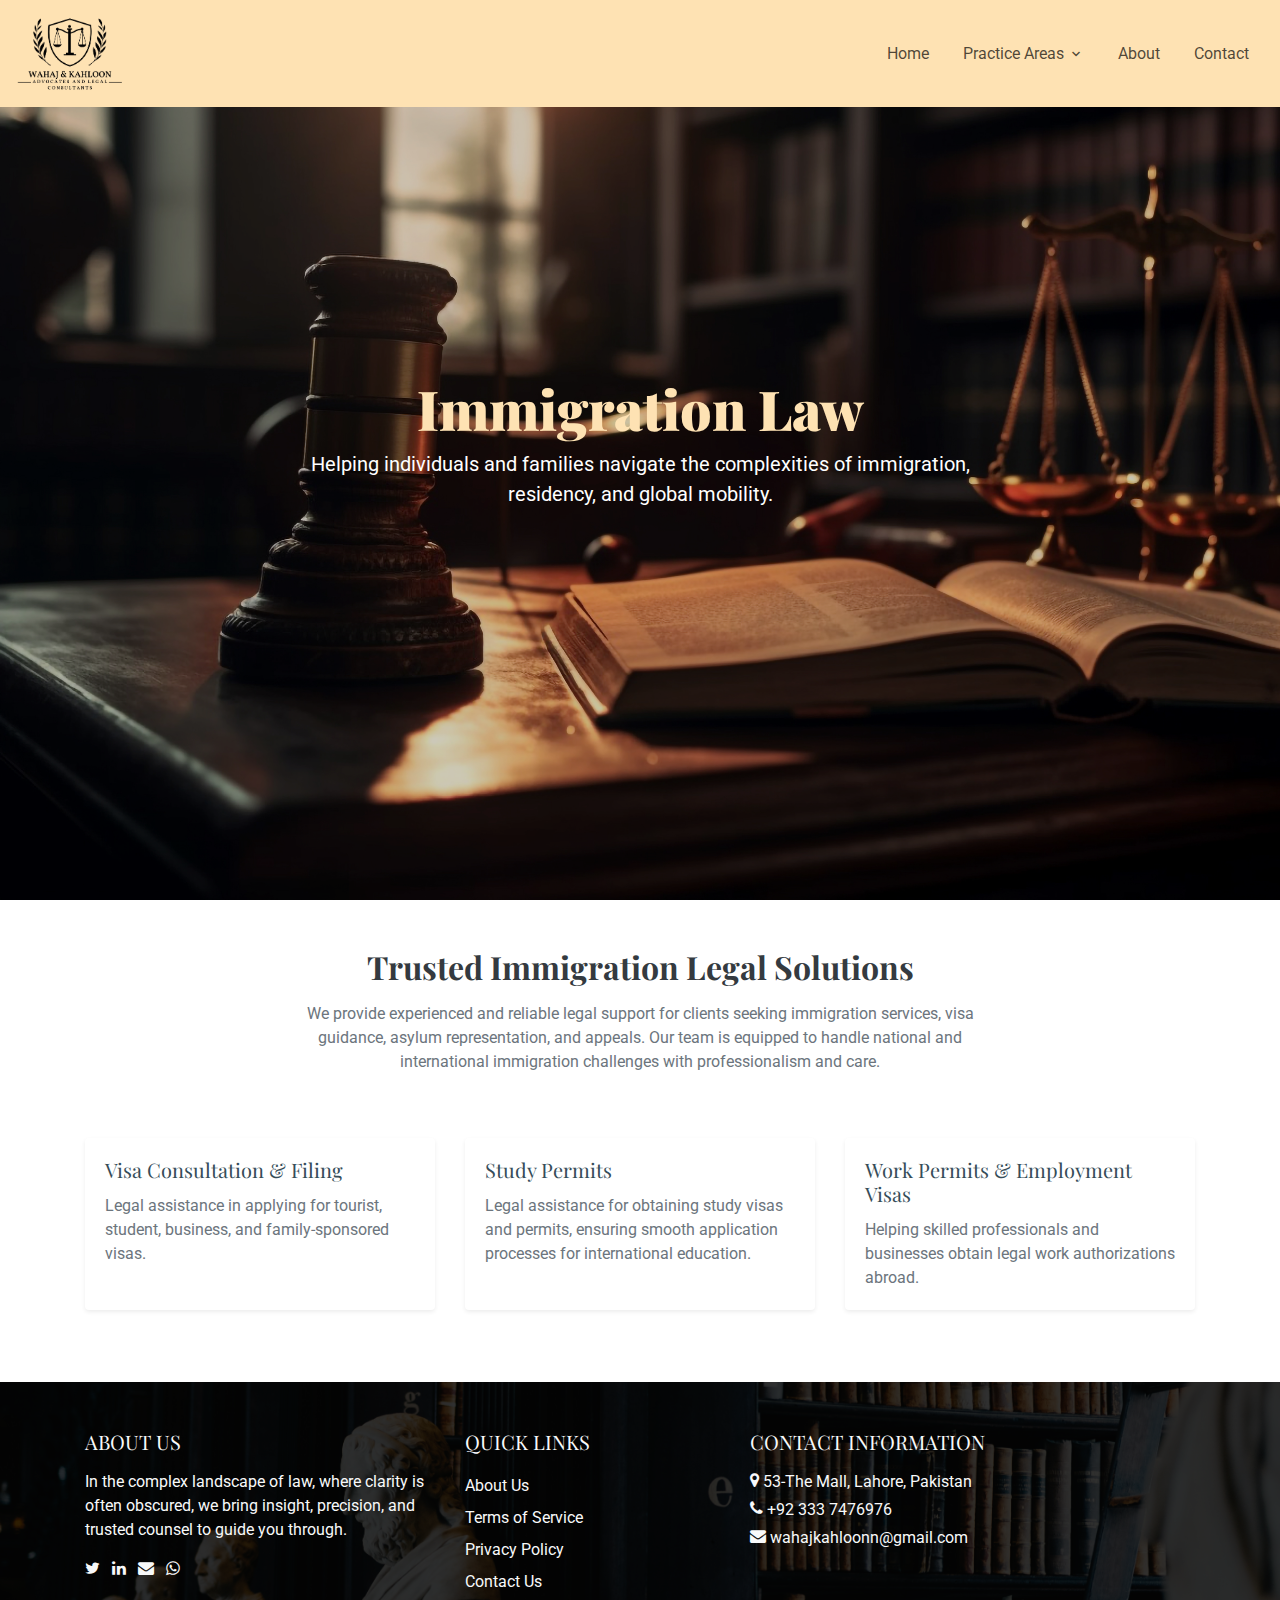
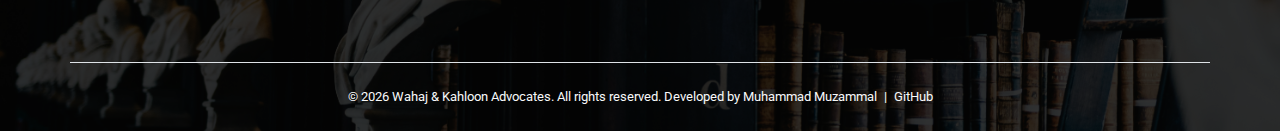
<file: immigrationLaw.html>
<!doctype html>
<html lang="en">

<head>
  <title>WAHAJ & KAHLOON ADVOCATES AND LEGAL CONSULTANTS</title>
  <meta charset="utf-8">
  <meta name="viewport" content="width=device-width, initial-scale=1, shrink-to-fit=no">
 <!-- Favicon -->
  <link rel="icon" href="images/24e42522-92f5-44ce-93ae-c7cf7a044392_removalai_preview.png" type="image/png">
  <!-- Fonts and Stylesheets -->
  <link 
    href="https://fonts.googleapis.com/css2?family=Playfair+Display:wght@400;700&family=Roboto:wght@400;700&display=swap"
    rel="stylesheet">
  <link rel="stylesheet" href="fonts/icomoon/style.css">
  <link rel="stylesheet" href="css/bootstrap.min.css">
  <link rel="stylesheet" href="css/bootstrap-datepicker.css">
  <link rel="stylesheet" href="css/jquery.fancybox.min.css"> 
  <link rel="stylesheet" href="css/owl.carousel.min.css">
  <link rel="stylesheet" href="css/owl.theme.default.min.css">
  <link rel="stylesheet" href="fonts/flaticon/font/flaticon.css">
  <link rel="stylesheet" href="css/aos.css">
  <link rel="stylesheet" href="css/style.css">
  <style>
    @keyframes jumpScale {
      0% {
        transform: scale(1);
      }

      50% {
        transform: scale(1.10);
      }

      100% {
        transform: scale(1);
      }
    }
  </style>
</head>

<body>

  <div class="site-wrap" id="home-section">
    <div class="site-mobile-menu site-navbar-target">
      <div class="site-mobile-menu-header">
        <div class="site-mobile-menu-close mt-3">
          <span class="icon-close2 js-menu-toggle"></span>
        </div>
      </div>
      <div class="site-mobile-menu-body"></div>
    </div>
    <!-- Header -->
    <header class="site-navbar site-navbar-target" role="banner">
      <div>
        <div class="row align-items-center position-relative">
          <div class="col">
            <div class="site-logo">
  <a href="index.html">
    <img src="images/logo-removebg-preview.png" alt="Image" class="img-fluid">
  </a>
</div>

          </div>
          <div class="col-9 text-right text-lg-left">
            <span class="d-inline-block d-lg-none"><a href="#" class="site-menu-toggle js-menu-toggle py-5"><span
                  class="icon-menu h3 text-black"></span></a></span>
            <nav class="site-navigation text-right ml-auto d-none d-lg-block" role="navigation">
              <ul class="site-menu main-menu js-clone-nav ml-auto">
                <li><a href="index.html" class="nav-link">Home</a></li>
                <li class="has-children">
                  <a href="#" class="nav-link">Practice Areas</a>
                  <ul class="dropdown">
                    <li><a href="criminalLaw.html">Criminal Law</a></li>
                <li><a href="civalLaw.html">Cival Law</a></li>
                <li><a href="familyLaw.html">Family Law</a></li>
                <li><a href="cyberCrime.html">Cyber Crime Law</a></li>
                <li><a href="adr.html">Alternative Dispute Resolution Law</a></li>
                <li><a href="immigrationLaw.html">Immigration Law</a></li>
                  </ul>
                </li>
                <li><a href="about.html" class="nav-link">About</a></li>
                <li><a href="contact.html" class="nav-link">Contact</a></li>
                 <!-- <li>
                  <a href="#" class="nav-link" data-toggle="modal" data-target="#appointmentModal" style="
      display: inline-block;
      padding: 10px 20px;
      background-color: #192732;
      color: white !important;
      border-radius: 30px;
      font-weight: bold;
      text-align: center;
      animation: jumpScale 1s infinite;
      transition: all 0.3s ease;
    " onmouseover="this.style.backgroundColor='#192732'; this.style.transform='scale(1.1)'"
                    onmouseout="this.style.backgroundColor='#192732'; this.style.transform='scale(1)'">
                    Book an Appointment
                  </a>
                </li> -->
              </ul>
            </nav>
          </div>
        </div>
      </div>
    </header>

    <!-- Hero Section -->
    <div class="hero overlay" style="background-image: url('images/lawtype.jpg');">
      <div class="container">
        <div class="row align-items-center justify-content-center">
          <div class="col-lg-12">
            <div class="row align-items-center justify-content-center">
              <div class="col-lg-8 text-center intro">
                <h1 class="text-white"><strong>Immigration Law</strong></h1>
                <p class="text-white">
                  Helping individuals and families navigate the complexities of immigration, residency, and global
                  mobility.
                </p>
              </div>
            </div>
          </div>
        </div>
      </div>
    </div>

    <!-- Immigration Services -->
    <section class="site-section py-5 bg-white">
      <div class="container">
        <div class="row justify-content-center text-center mb-5">
          <div class="col-lg-8">
            <h2 class="mb-3 font-weight-bold text-dark">Trusted Immigration Legal Solutions</h2>
            <p class="text-muted">
              We provide experienced and reliable legal support for clients seeking immigration services, visa guidance,
              asylum representation, and appeals. Our team is equipped to handle national and international immigration
              challenges with professionalism and care.
            </p>
          </div>
        </div>

        <div class="row">
          <!-- Card 1 -->
          <div class="col-md-6 col-lg-4 mb-4">
            <div class="card h-100 shadow-sm border-0">
              <div class="card-body">
                <h5 class="card-title">Visa Consultation & Filing</h5>
                <p class="card-text text-muted">
                  Legal assistance in applying for tourist, student, business, and family-sponsored visas.
                </p>
              </div>
            </div>
          </div>

          <!-- Card 2 -->
          <div class="col-md-6 col-lg-4 mb-4">
            <div class="card h-100 shadow-sm border-0">
              <div class="card-body">
                <h5 class="card-title">Study Permits</h5>
                <p class="card-text text-muted">
                  Legal assistance for obtaining study visas and permits, ensuring smooth application processes for
                  international education.
                </p>
              </div>
            </div>
          </div>

          <!-- Card 3 -->
          <div class="col-md-6 col-lg-4 mb-4">
            <div class="card h-100 shadow-sm border-0">
              <div class="card-body">
                <h5 class="card-title">Work Permits & Employment Visas</h5>
                <p class="card-text text-muted">
                  Helping skilled professionals and businesses obtain legal work authorizations abroad.
                </p>
              </div>
            </div>
          </div>

        </div>
      </div>
    </section>

    <!-- Footer (same as previous pages) -->
    <footer class="text-light pt-5 pb-4"
      style="position: relative; background-image: url('images/bottom.jpg'); background-size: cover; background-position: center; z-index: 1;">
      <!-- Overlay -->
      <div
        style="position: absolute; top: 0; left: 0; width: 100%; height: 100%; background-color: rgba(0,0,0,0.8); z-index: -1;">
      </div>

      <div class="container">
        <div class="row">

          <!-- About Section -->
          <div class="col-lg-4 mb-4">
            <h5 class="text-uppercase mb-3 text-light">About Us</h5>
            <p>
              In the complex landscape of law, where clarity is often obscured, we bring insight, precision, and trusted
              counsel to guide you through.
            </p>
            <ul class="list-inline mt-3">
              <li class="list-inline-item">
                <a href="#" class="text-light"><i class="icon-twitter"></i></a>
              </li>
              <li class="list-inline-item">
                <a href="https://www.linkedin.com/in/wahaj-riaz-kahloon/" target="_blank" rel="noopener"
                  class="text-light">
                  <i class="icon-linkedin"></i>
                </a>
              </li>
              <li class="list-inline-item">
                <a href="mailto:wahajkahloonn@gmail.com" class="text-light">
                  <i class="icon-envelope"></i>
                </a>
              </li>
              <li class="list-inline-item">
                <a href="https://wa.me/+923337476976" target="_blank" rel="noopener" class="text-light">
                  <i class="icon-whatsapp"></i>
                </a>
              </li>
            </ul>

          </div>

          <!-- Quick Links -->
          <div class="col-lg-3 mb-4">
            <h5 class="text-uppercase mb-3 text-light">Quick Links</h5>
            <ul class="list-unstyled">
              <li><a href="about.html" class="text-light d-block py-1">About Us</a></li>
              <li><a href="termsofservices.html" class="text-light d-block py-1">Terms of Service</a></li>
              <li><a href="privacy.html" class="text-light d-block py-1">Privacy Policy</a></li>
              <li><a href="contact.html" class="text-light d-block py-1">Contact Us</a></li>
            </ul>
          </div>

          <!-- Contact Info -->
          <div class="col-lg-5 mb-4">
            <h5 class="text-uppercase mb-3 text-light">Contact Information</h5>
            <p class="mb-1"><i class="icon-map-marker"></i> 53-The Mall, Lahore, Pakistan</p>
            <p class="mb-1"><i class="icon-phone"></i> +92 333 7476976</p>
            <p><i class="icon-envelope"></i> wahajkahloonn@gmail.com</p>
          </div>

        </div>

        <!-- Footer Bottom -->
        <div class="row border-top pt-4 mt-4 text-center">
          <div class="col-12">
            <p class="mb-0 small text-light">
              &copy;
              <script>document.write(new Date().getFullYear());</script> Wahaj & Kahloon Advocates. All rights reserved.
              Developed by
              <a target="_blank" rel="noopener" href="https://www.linkedin.com/in/muzammal56/" class="text-light"
                target="_blank" rel="noopener">Muhammad Muzammal</a>
              <span class="mx-1">|</span>
              <a target="_blank" rel="noopener" href="https://github.com/muhammadmuzammal56" class="text-light"
                target="_blank" rel="noopener">GitHub</a>
            </p>
          </div>
        </div>
      </div>
    </footer>
  </div>

   <div class="modal fade" id="appointmentModal" tabindex="-1" role="dialog" aria-labelledby="appointmentModalLabel"
    aria-hidden="true">
    <div class="modal-dialog modal-dialog-centered" role="document">
      <div class="modal-content">
        <form id="appointmentForm">
          <div class="modal-header">
            <h5 class="modal-title" id="appointmentModalLabel">Book an Appointment</h5>
            <button type="button" class="close" data-dismiss="modal" aria-label="Close">
              <span aria-hidden="true">&times;</span>
            </button>
          </div>

          <div class="modal-body">
            <div class="form-group">
              <label for="appointmentName">Name</label>
              <input type="text" class="form-control" id="appointmentName" name="name" required>
            </div>

            <div class="form-group">
              <label for="appointmentEmail">Email</label>
              <input type="email" class="form-control" id="appointmentEmail" name="email" required>
            </div>
<div class="form-group">
  <label for="caseType">Case Type</label>
  <select class="form-control" id="caseType" name="case_type" required>
    <option value="">-- Select Case Type --</option>
    <option value="Criminal Law">Criminal Law</option>
    <option value="Cival Law">Cival Law</option>
    <option value="Family Law">Family Law</option>
    <option value="Cyber Crime Law">Cyber Crime Law</option>
    <option value="Alternative Dispute Resolution Law">Alternative Dispute Resolution Law</option>
    <option value="Immigration Law">Immigration Law</option>
  </select>
</div>
            <div class="form-group">
              <label for="appointmentDate">Appointment Date</label>
              <input type="text" class="form-control datepicker" id="appointmentDate" name="date"
                placeholder="MM/DD/YYYY" required>
            </div>
          </div>

          <div class="modal-footer d-flex flex-column">
            <div class="w-100 d-flex justify-content-between">
              <button type="submit" class="btn btn-primary">Submit</button>
              <button type="button" class="btn btn-secondary" data-dismiss="modal">Cancel</button>
            </div>
            <div id="formMessage" class="text-center mt-3" style="display: none;"></div>
          </div>
        </form>
      </div>
    </div>
  </div>



  <!-- External JS files (keep these first) -->
  <script src="js/jquery-3.3.1.min.js"></script>
  <script src="js/popper.min.js"></script>
  <script src="js/bootstrap.min.js"></script>
  <script src="js/owl.carousel.min.js"></script>
  <script src="js/jquery.sticky.js"></script>
  <script src="js/jquery.waypoints.min.js"></script>
  <script src="js/jquery.animateNumber.min.js"></script>
  <script src="js/jquery.fancybox.min.js"></script>
  <script src="js/jquery.easing.1.3.js"></script>
  <script src="js/bootstrap-datepicker.min.js"></script>
  <script src="js/aos.js"></script>
  <script src="js/main.js"></script>

  <!-- ✅ CUSTOM FORM HANDLING SCRIPT — place this AFTER all scripts above -->
  <script>
    $(document).ready(function () {
      $('.datepicker').datepicker({
        format: 'mm/dd/yyyy',
        autoclose: true,
        todayHighlight: true
      });

      $('#formMessage').hide();

      $('#appointmentForm').on('submit', function (e) {
        e.preventDefault(); // stop form from submitting normally

        var form = $(this);
        var formMessage = $('#formMessage');
        var submitBtn = form.find('button[type="submit"]');

        formMessage.hide();
        submitBtn.prop('disabled', true).text("Submitting...");

        $.ajax({
          method: 'POST',
          url: 'https://formspree.io/f/mvgrqjkp', // ✅ your form endpoint
          data: form.serialize(),
          dataType: "json",
          success: function () {
            formMessage
              .removeClass()
              .addClass('text-success')
              .text('✅ Appointment request submitted successfully!')
              .fadeIn();

            form.trigger("reset");
            setTimeout(() => {
              formMessage.fadeOut();
              $('#appointmentModal').modal('hide');
            }, 4000);
          },
          error: function () {
            formMessage
              .removeClass()
              .addClass('text-danger')
              .text('❌ Something went wrong. Please try again later.')
              .fadeIn();

            setTimeout(() => formMessage.fadeOut(), 4000);
          },
          complete: function () {
            submitBtn.prop('disabled', false).text("Submit");
          }
        });
      });
    });
  </script>

</body>

</html>
</file>
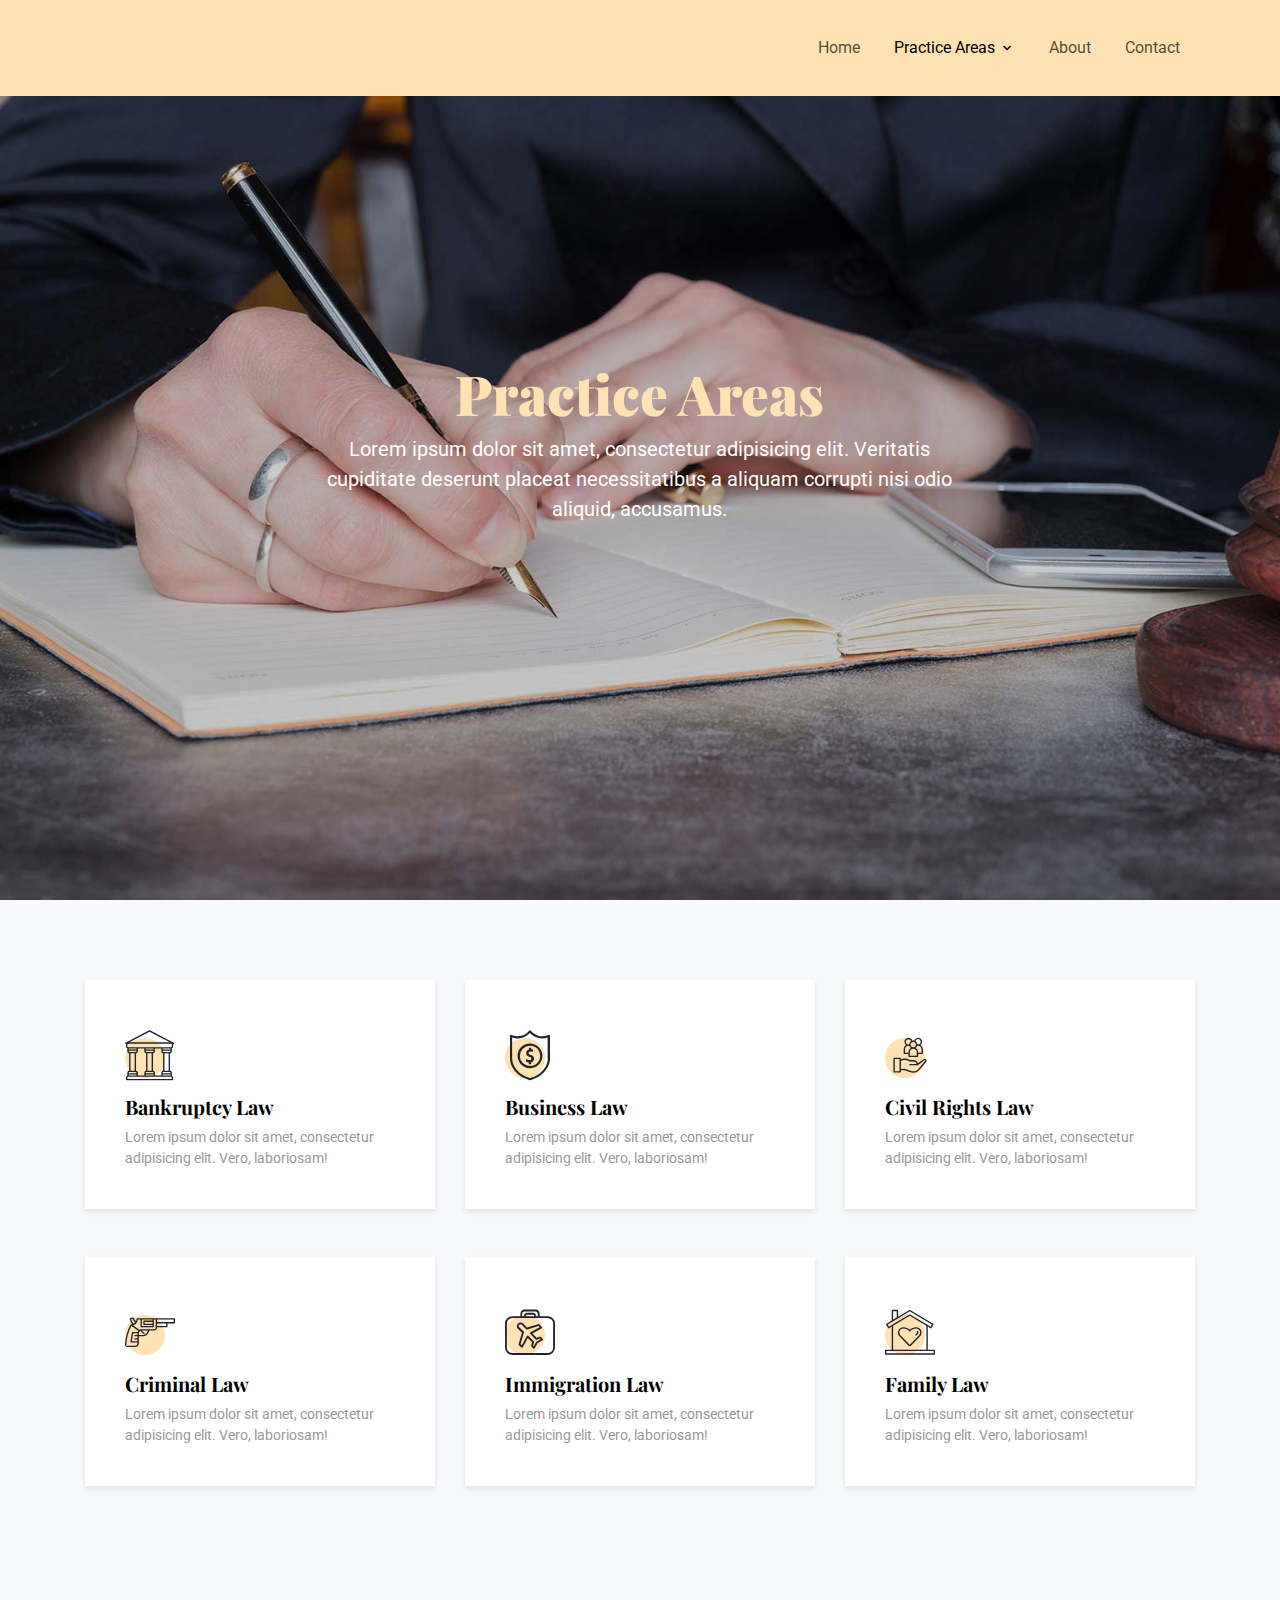
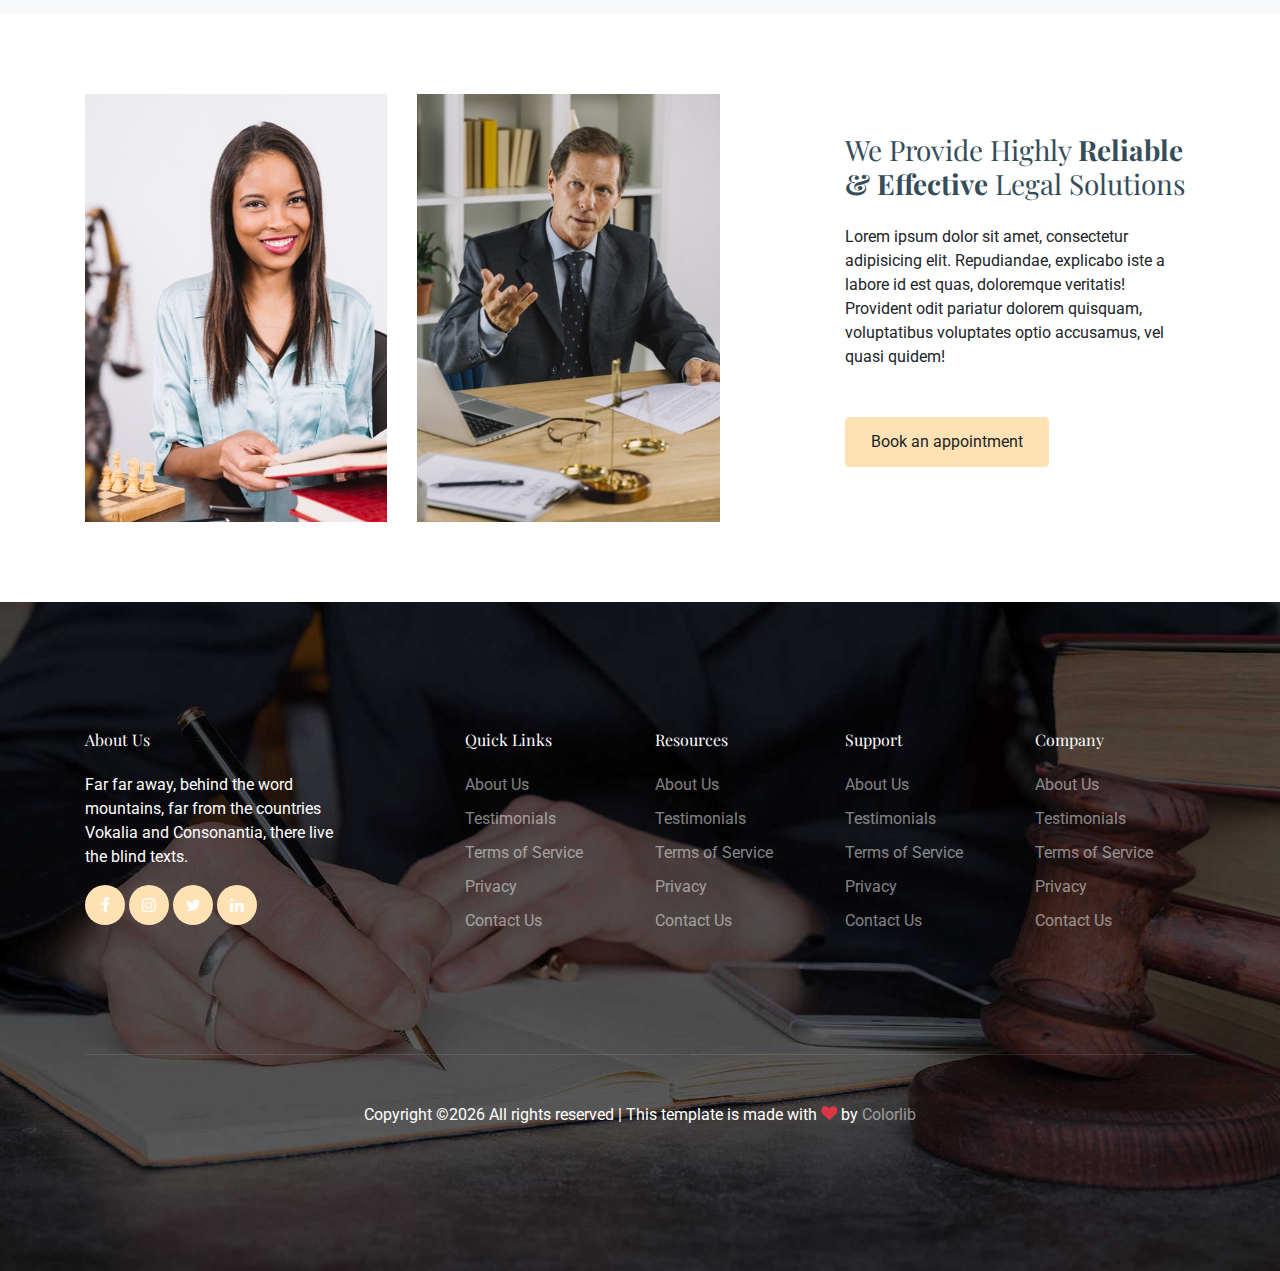
<file: practice-areas.html>
<!doctype html>
<html lang="en">

  <head>
    <title>WAHAJ & KAHLOON ADVOCATES AND LEGAL CONSULTANTS</title>
    <meta charset="utf-8">
    <meta name="viewport" content="width=device-width, initial-scale=1, shrink-to-fit=no">
 <!-- Favicon -->
  <link rel="icon" href="images/balance.png" type="image/png">
    <link href="https://fonts.googleapis.com/css2?family=Playfair+Display:wght@400;700&family=Roboto:wght@400;700&display=swap" rel="stylesheet">

    <link rel="stylesheet" href="fonts/icomoon/style.css">

    <link rel="stylesheet" href="css/bootstrap.min.css">
    <link rel="stylesheet" href="css/bootstrap-datepicker.css">
    <link rel="stylesheet" href="css/jquery.fancybox.min.css">
    <link rel="stylesheet" href="css/owl.carousel.min.css">
    <link rel="stylesheet" href="css/owl.theme.default.min.css">
    <link rel="stylesheet" href="fonts/flaticon/font/flaticon.css">
    <link rel="stylesheet" href="css/aos.css">

    <!-- MAIN CSS -->
    <link rel="stylesheet" href="css/style.css">

  </head>

  <body>

    
    <div class="site-wrap" id="home-section">

      <div class="site-mobile-menu site-navbar-target">
        <div class="site-mobile-menu-header">
          <div class="site-mobile-menu-close mt-3">
            <span class="icon-close2 js-menu-toggle"></span>
          </div>
        </div>
        <div class="site-mobile-menu-body"></div>
      </div>



      <header class="site-navbar site-navbar-target" role="banner">

        <div class="container">
          <div class="row align-items-center position-relative">

            <div class="col">
              <div class="site-logo">
                <a href="index.html"><strong>Notary</strong></a>
              </div>
            </div>

            <div class="col-9 text-right text-lg-left">
              
              <span class="d-inline-block d-lg-none"><a href="#" class=" site-menu-toggle js-menu-toggle py-5 "><span class="icon-menu h3 text-black"></span></a></span>

              <nav class="site-navigation text-right ml-auto d-none d-lg-block" role="navigation">
                <ul class="site-menu main-menu js-clone-nav ml-auto ">
                  <li><a href="index.html" class="nav-link">Home</a></li>
                  <li class="has-children active">
                    <a href="#" class="nav-link">Practice Areas</a>
                    <ul class="dropdown">
                      <li><a href="#">Bankruptcy Law</a></li>
                      <li><a href="#">Business Law</a></li>
                      <li><a href="#">Civil Rights Law</a></li>
                      <li><a href="#">Criminal Law</a></li>
                      <li><a href="#">Immigration Law</a></li>
                      <li><a href="#">Family Law</a></li>
                    </ul>
                  </li>
                  <!-- <li><a href="testimonials.html" class="nav-link">Testimonials</a></li> -->
                  <li><a href="about.html" class="nav-link">About</a></li>
                  <li><a href="contact.html" class="nav-link">Contact</a></li>
                </ul>
              </nav>
            </div>

            
          </div>
        </div>

      </header>

      
      <div class="hero overlay" style="background-image: url('images/hero_bg_1.jpg');">
        
        <div class="container">
          <div class="row align-items-center justify-content-center">
            <div class="col-lg-12">

              <div class="row align-items-center justify-content-center">

                <div class="col-lg-7 text-center intro">
                  <h1 class="text-white"><strong>Practice Areas</strong></h1>
                  <p class="text-white">Lorem ipsum dolor sit amet, consectetur adipisicing elit. Veritatis cupiditate deserunt placeat necessitatibus a aliquam corrupti nisi odio aliquid, accusamus.</p>
                </div>

                
              </div>
              
              
            </div>
          </div>
        </div>
      </div>
  


      <div class="site-section bg-light">
        <div class="container">
          
          <div class="row">
            <div class="col-lg-4 mb-5">
              
              <div class="practicing">
                <div class="practicing-inner">
                  <div class="wrap-icon">
                    <span class="flaticon-museum"></span>
                  </div>
                  <h3>Bankruptcy Law</h3>
                  <p>Lorem ipsum dolor sit amet, consectetur adipisicing elit. Vero, laboriosam!</p>
                </div>
              </div>
            </div>
            <div class="col-lg-4 mb-5">
              <div class="practicing">
                <div class="practicing-inner">
                  <div class="wrap-icon">
                    <span class="flaticon-shield"></span>
                  </div>
                  <h3>Business Law</h3>
                  <p>Lorem ipsum dolor sit amet, consectetur adipisicing elit. Vero, laboriosam!</p>
                </div>
              </div>
            </div>
            <div class="col-lg-4 mb-5">
              <div class="practicing">
                <div class="practicing-inner">
                  <div class="wrap-icon">
                    <span class="flaticon-help"></span>
                  </div>
                  <h3>Civil Rights Law</h3>
                  <p>Lorem ipsum dolor sit amet, consectetur adipisicing elit. Vero, laboriosam!</p>
                </div>
              </div>
            </div>
            <div class="col-lg-4 mb-5">
              <div class="practicing">
                <div class="practicing-inner">
                  <div class="wrap-icon">
                    <span class="flaticon-revolver"></span>
                  </div>
                  <h3>Criminal Law</h3>
                  <p>Lorem ipsum dolor sit amet, consectetur adipisicing elit. Vero, laboriosam!</p>
                </div>
              </div>
            </div>
            <div class="col-lg-4 mb-5">
              <div class="practicing">
                <div class="practicing-inner">
                  <div class="wrap-icon">
                    <span class="flaticon-luggage"></span>
                  </div>
                  <h3>Immigration Law</h3>
                  <p>Lorem ipsum dolor sit amet, consectetur adipisicing elit. Vero, laboriosam!</p>
                </div>
              </div>
            </div>
            <div class="col-lg-4 mb-5">
              <div class="practicing">
                <div class="practicing-inner">
                  <div class="wrap-icon">
                    <span class="flaticon-house"></span>
                  </div>
                  <h3>Family Law</h3>
                  <p>Lorem ipsum dolor sit amet, consectetur adipisicing elit. Vero, laboriosam!</p>
                </div>
              </div>
            </div>
          </div>
        </div>
      </div>
      
      <div class="site-section">
        <div class="container">
          <div class="row align-items-center">
            <div class="col-lg-7 text-center">
              <div class="row mb-5 mb-lg-0">
                <div class="col-6">
                  <img src="images/atty_1.jpg" alt="Image" class="img-fluid">
                </div>
                <div class="col-6">
                  <img src="images/atty_2.jpg" alt="Image" class="img-fluid">
                </div>
              </div>
            </div>
            <div class="col-lg-4 ml-auto order-lg-1">
              <h3 class="mb-4 section-heading">We Provide Highly <strong>Reliable &amp; Effective</strong> Legal Solutions </h3>
              <p class="mb-5">Lorem ipsum dolor sit amet, consectetur adipisicing elit. Repudiandae, explicabo iste a labore id est quas, doloremque veritatis! Provident odit pariatur dolorem quisquam, voluptatibus voluptates optio accusamus, vel quasi quidem!</p>
              
              <p><a href="#" class="btn btn-primary">Book an appointment</a></p>
            </div>
          </div>
        </div>
      </div>

      
      
      <footer class="site-footer" style="background-image: url('images/hero_bg_footer.jpg')">
        <div class="container">
          <div class="row">
            <div class="col-lg-3">
              <h2 class="footer-heading mb-4">About Us</h2>
              <p>Far far away, behind the word mountains, far from the countries Vokalia and Consonantia, there live the blind texts. </p>
              <ul class="list-unstyled social">
                <li><a href="#"><span class="icon-facebook"></span></a></li>
                <li><a href="#"><span class="icon-instagram"></span></a></li>
                <li><a href="#"><span class="icon-twitter"></span></a></li>
                <li><a href="#"><span class="icon-linkedin"></span></a></li>
              </ul>
            </div>
            <div class="col-lg-8 ml-auto">
              <div class="row">
                <div class="col-lg-3">
                  <h2 class="footer-heading mb-4">Quick Links</h2>
                  <ul class="list-unstyled">
                    <li><a href="#">About Us</a></li>
                    <li><a href="#">Testimonials</a></li>
                    <li><a href="#">Terms of Service</a></li>
                    <li><a href="#">Privacy</a></li>
                    <li><a href="#">Contact Us</a></li>
                  </ul>
                </div>
                <div class="col-lg-3">
                  <h2 class="footer-heading mb-4">Resources</h2>
                  <ul class="list-unstyled">
                    <li><a href="#">About Us</a></li>
                    <li><a href="#">Testimonials</a></li>
                    <li><a href="#">Terms of Service</a></li>
                    <li><a href="#">Privacy</a></li>
                    <li><a href="#">Contact Us</a></li>
                  </ul>
                </div>
                <div class="col-lg-3">
                  <h2 class="footer-heading mb-4">Support</h2>
                  <ul class="list-unstyled">
                    <li><a href="#">About Us</a></li>
                    <li><a href="#">Testimonials</a></li>
                    <li><a href="#">Terms of Service</a></li>
                    <li><a href="#">Privacy</a></li>
                    <li><a href="#">Contact Us</a></li>
                  </ul>
                </div>
                <div class="col-lg-3">
                  <h2 class="footer-heading mb-4">Company</h2>
                  <ul class="list-unstyled">
                    <li><a href="#">About Us</a></li>
                    <li><a href="#">Testimonials</a></li>
                    <li><a href="#">Terms of Service</a></li>
                    <li><a href="#">Privacy</a></li>
                    <li><a href="#">Contact Us</a></li>
                  </ul>
                </div>
              </div>
            </div>
          </div>
          <div class="row pt-5 mt-5 text-center">
            <div class="col-md-12">
              <div class="border-top pt-5">
                <p>
              <!-- Link back to Colorlib can't be removed. Template is licensed under CC BY 3.0. -->
              Copyright &copy;<script>document.write(new Date().getFullYear());</script> All rights reserved | This template is made with <i class="icon-heart text-danger" aria-hidden="true"></i> by <a href="https://colorlib.com" target="_blank" >Colorlib</a>
              <!-- Link back to Colorlib can't be removed. Template is licensed under CC BY 3.0. -->
              </p>
              </div>
            </div>

          </div>
        </div>
      </footer>

    </div>

    <script src="js/jquery-3.3.1.min.js"></script>
    <script src="js/popper.min.js"></script>
    <script src="js/bootstrap.min.js"></script>
    <script src="js/owl.carousel.min.js"></script>
    <script src="js/jquery.sticky.js"></script>
    <script src="js/jquery.waypoints.min.js"></script>
    <script src="js/jquery.animateNumber.min.js"></script>
    <script src="js/jquery.fancybox.min.js"></script>
    <script src="js/jquery.easing.1.3.js"></script>
    <script src="js/bootstrap-datepicker.min.js"></script>
    <script src="js/aos.js"></script>

    <script src="js/main.js"></script>

  </body>

</html>
</file>
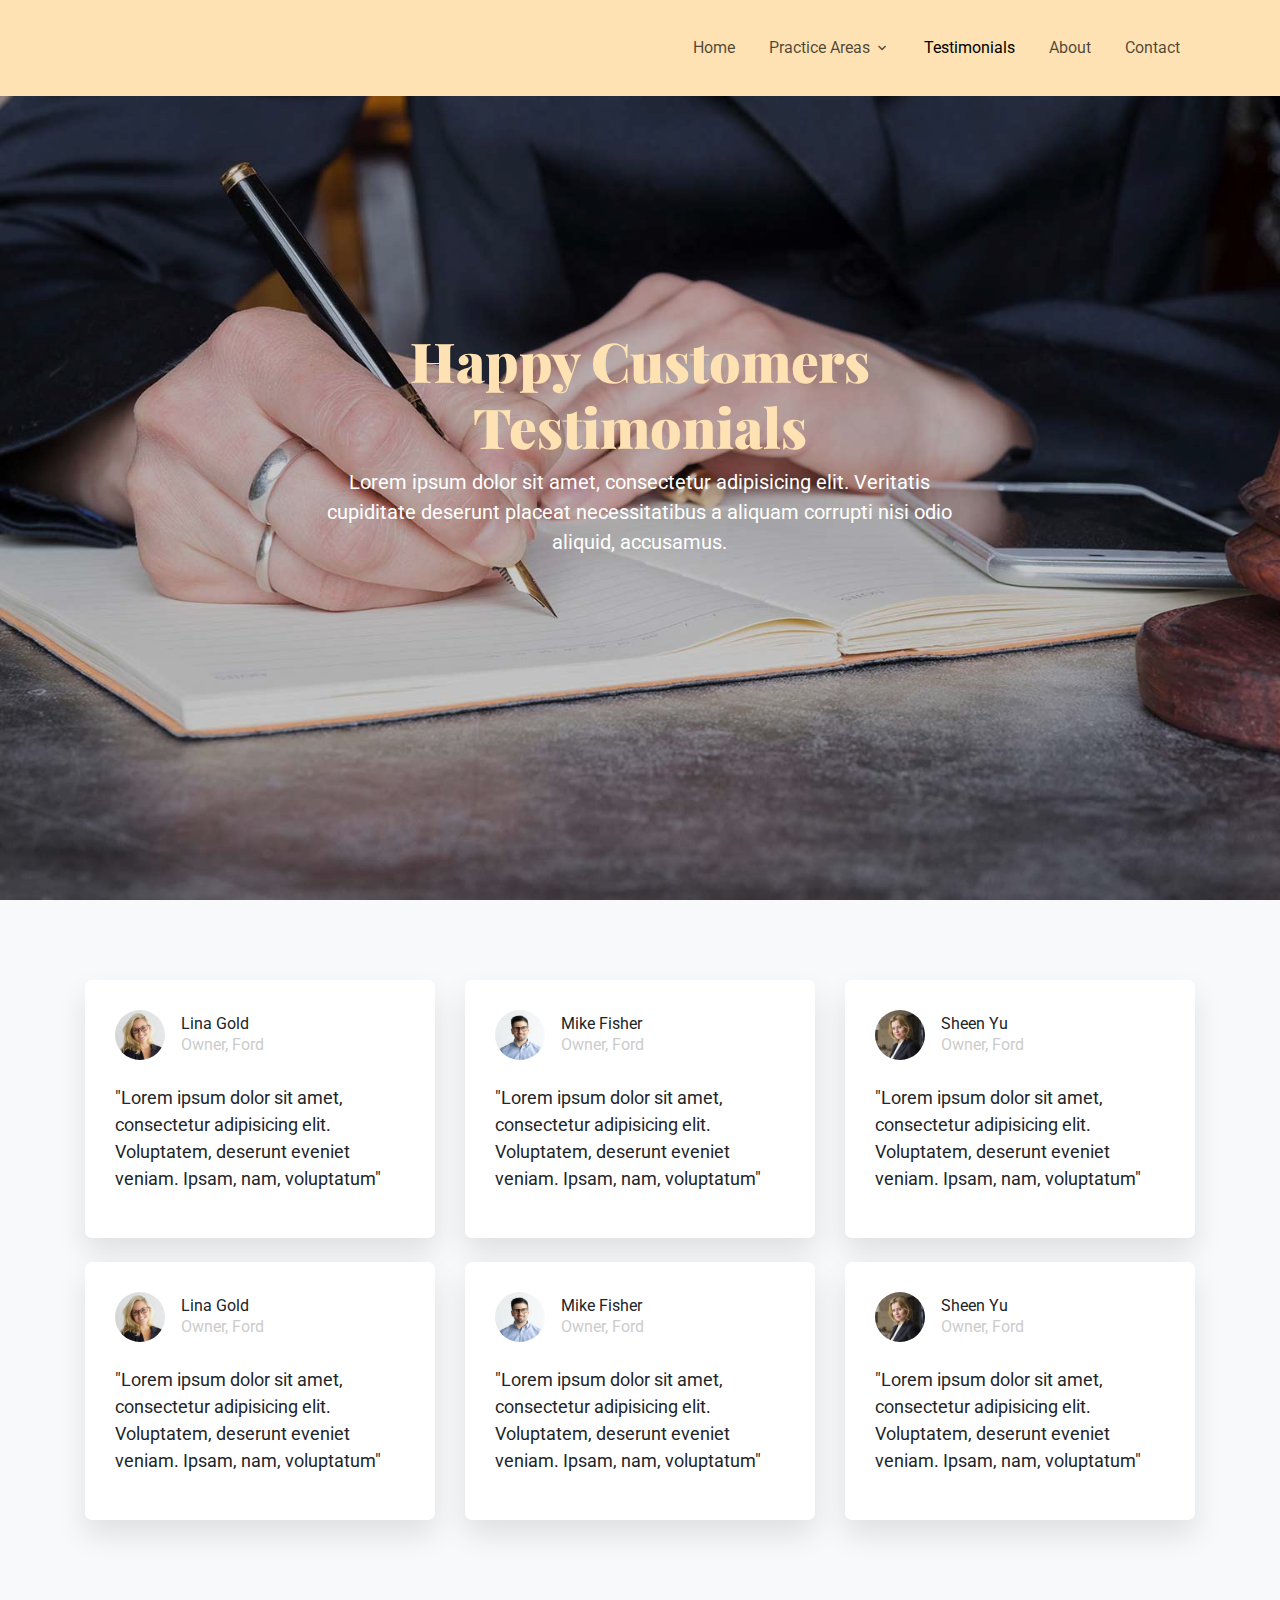
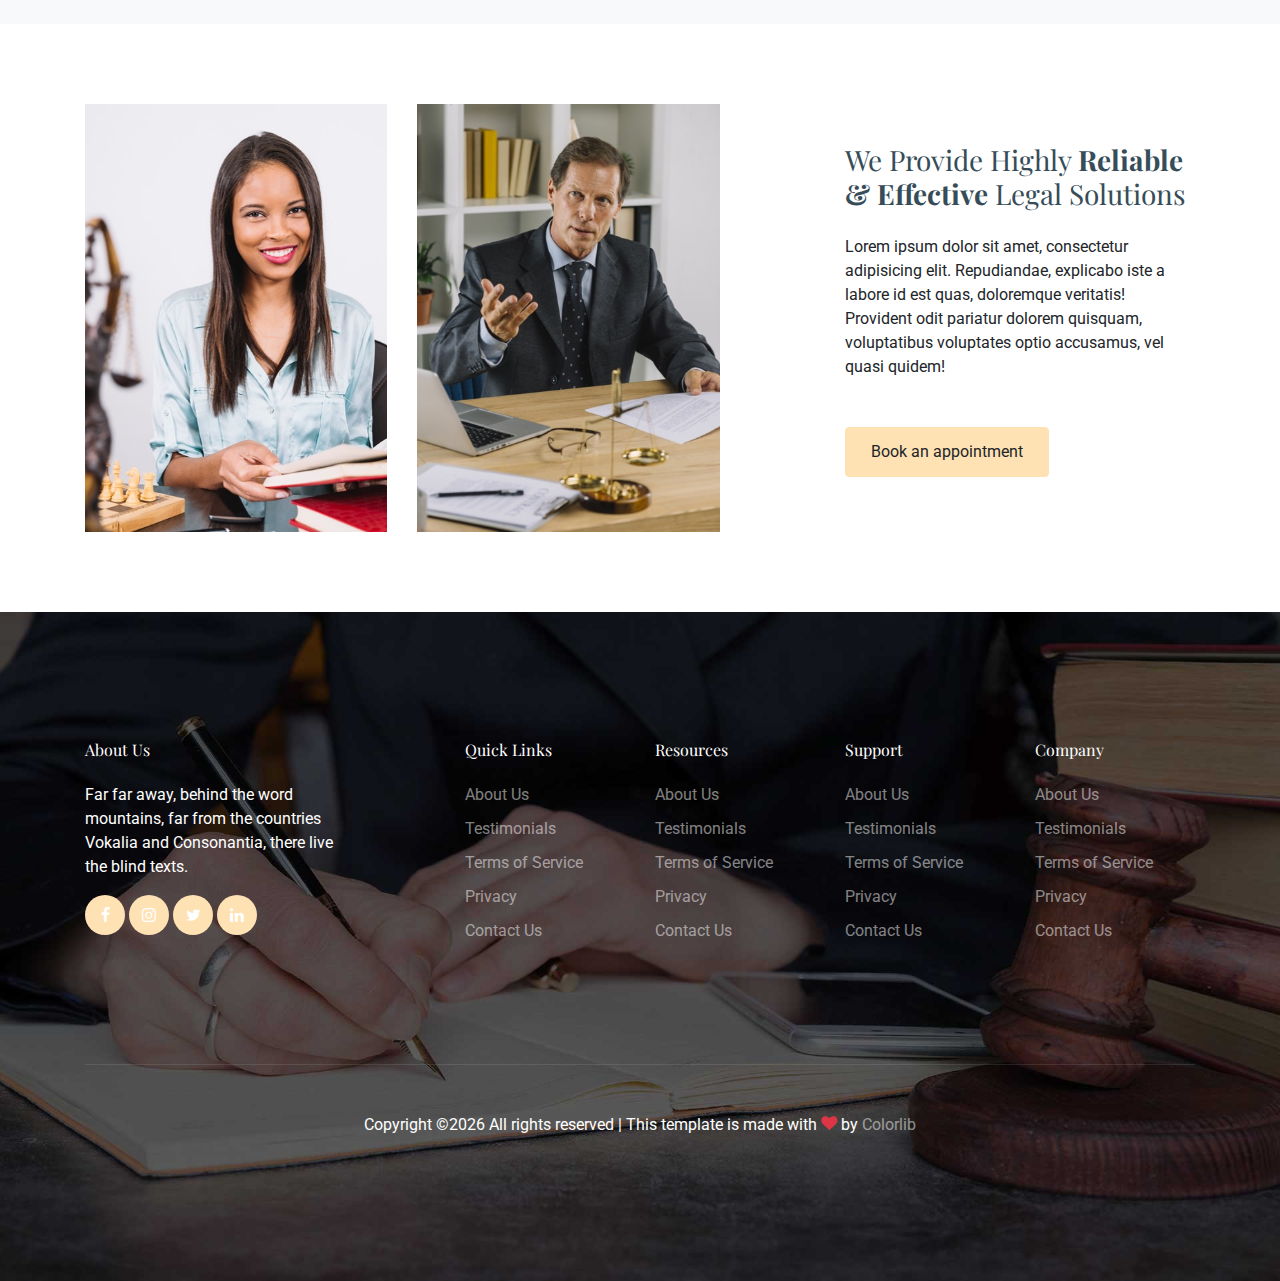
<file: testimonials.html>
<!doctype html>
<html lang="en">

  <head>
    <title>Notary &mdash; Free Website Template by Colorlib</title>
    <meta charset="utf-8">
    <meta name="viewport" content="width=device-width, initial-scale=1, shrink-to-fit=no">

    <link href="https://fonts.googleapis.com/css2?family=Playfair+Display:wght@400;700&family=Roboto:wght@400;700&display=swap" rel="stylesheet">

    <link rel="stylesheet" href="fonts/icomoon/style.css">

    <link rel="stylesheet" href="css/bootstrap.min.css">
    <link rel="stylesheet" href="css/bootstrap-datepicker.css">
    <link rel="stylesheet" href="css/jquery.fancybox.min.css">
    <link rel="stylesheet" href="css/owl.carousel.min.css">
    <link rel="stylesheet" href="css/owl.theme.default.min.css">
    <link rel="stylesheet" href="fonts/flaticon/font/flaticon.css">
    <link rel="stylesheet" href="css/aos.css">

    <!-- MAIN CSS -->
    <link rel="stylesheet" href="css/style.css">

  </head>

  <body>

    
    <div class="site-wrap" id="home-section">

      <div class="site-mobile-menu site-navbar-target">
        <div class="site-mobile-menu-header">
          <div class="site-mobile-menu-close mt-3">
            <span class="icon-close2 js-menu-toggle"></span>
          </div>
        </div>
        <div class="site-mobile-menu-body"></div>
      </div>



      <header class="site-navbar site-navbar-target" role="banner">

        <div class="container">
          <div class="row align-items-center position-relative">

            <div class="col">
              <div class="site-logo">
                <a href="index.html"><strong>Notary</strong></a>
              </div>
            </div>

            <div class="col-9 text-right text-lg-left">
              
              <span class="d-inline-block d-lg-none"><a href="#" class=" site-menu-toggle js-menu-toggle py-5 "><span class="icon-menu h3 text-black"></span></a></span>

              <nav class="site-navigation text-right ml-auto d-none d-lg-block" role="navigation">
                <ul class="site-menu main-menu js-clone-nav ml-auto ">
                  <li><a href="index.html" class="nav-link">Home</a></li>
                  <li class="has-children">
                    <a href="practice-areas.html" class="nav-link">Practice Areas</a>
                    <ul class="dropdown">
                      <li><a href="#">Bankruptcy Law</a></li>
                      <li><a href="#">Business Law</a></li>
                      <li><a href="#">Civil Rights Law</a></li>
                      <li><a href="#">Criminal Law</a></li>
                      <li><a href="#">Immigration Law</a></li>
                      <li><a href="#">Family Law</a></li>
                    </ul>
                  </li>
                  <li class="active"><a href="testimonials.html" class="nav-link">Testimonials</a></li>
                  <li><a href="about.html" class="nav-link">About</a></li>
                  <li><a href="contact.html" class="nav-link">Contact</a></li>
                </ul>
              </nav>
            </div>

            
          </div>
        </div>

      </header>

      
      <div class="hero overlay" style="background-image: url('images/hero_bg_1.jpg');">
        
        <div class="container">
          <div class="row align-items-center justify-content-center">
            <div class="col-lg-12">

              <div class="row align-items-center justify-content-center">

                <div class="col-lg-7 text-center intro">
                  <h1 class="text-white"><strong>Happy Customers Testimonials</strong></h1>
                  <p class="text-white">Lorem ipsum dolor sit amet, consectetur adipisicing elit. Veritatis cupiditate deserunt placeat necessitatibus a aliquam corrupti nisi odio aliquid, accusamus.</p>
                </div>

                
              </div>
              
              
            </div>
          </div>
        </div>
      </div>
  


      <div class="site-section bg-light">
        <div class="container">
          
          <div class="row">
            <div class="mb-4 mb-lg-4 col-sm-6 col-md-6 col-lg-4">
              <div class="testimonial-2">
                <div class="d-flex v-card align-items-center mb-4">
                  <img src="images/person_2.jpg" alt="Image" class="img-fluid mr-3">
                  <div class="author-name">
                    <span class="d-block">Lina Gold</span>
                    <span>Owner, Ford</span>
                  </div>
                </div>
                <blockquote>
                  <p>"Lorem ipsum dolor sit amet, consectetur adipisicing elit. Voluptatem, deserunt eveniet veniam. Ipsam, nam, voluptatum"</p>
                </blockquote>
              </div>
            </div>
            <div class="mb-4 mb-lg-4 col-sm-6 col-md-6 col-lg-4">
              <div class="testimonial-2">
                <div class="d-flex v-card align-items-center mb-4">
                  <img src="images/person_1.jpg" alt="Image" class="img-fluid mr-3">
                  <div class="author-name">
                    <span class="d-block">Mike Fisher</span>
                    <span>Owner, Ford</span>
                  </div>
                </div>
                <blockquote>
                  <p>"Lorem ipsum dolor sit amet, consectetur adipisicing elit. Voluptatem, deserunt eveniet veniam. Ipsam, nam, voluptatum"</p>
                </blockquote>
              </div>
            </div>
            <div class="mb-4 mb-lg-4 col-sm-6 col-md-6 col-lg-4">
              <div class="testimonial-2">
                <div class="d-flex v-card align-items-center mb-4">
                  <img src="images/person_3.jpg" alt="Image" class="img-fluid mr-3">
                  <div class="author-name">
                    <span class="d-block">Sheen Yu</span>
                    <span>Owner, Ford</span>
                  </div>
                </div>
                <blockquote>
                  <p>"Lorem ipsum dolor sit amet, consectetur adipisicing elit. Voluptatem, deserunt eveniet veniam. Ipsam, nam, voluptatum"</p>
                </blockquote>
              </div>
            </div>

            <div class="mb-4 mb-lg-4 col-sm-6 col-md-6 col-lg-4">
              <div class="testimonial-2">
                <div class="d-flex v-card align-items-center mb-4">
                  <img src="images/person_2.jpg" alt="Image" class="img-fluid mr-3">
                  <div class="author-name">
                    <span class="d-block">Lina Gold</span>
                    <span>Owner, Ford</span>
                  </div>
                </div>
                <blockquote>
                  <p>"Lorem ipsum dolor sit amet, consectetur adipisicing elit. Voluptatem, deserunt eveniet veniam. Ipsam, nam, voluptatum"</p>
                </blockquote>
              </div>
            </div>
            <div class="mb-4 mb-lg-4 col-sm-6 col-md-6 col-lg-4">
              <div class="testimonial-2">
                <div class="d-flex v-card align-items-center mb-4">
                  <img src="images/person_1.jpg" alt="Image" class="img-fluid mr-3">
                  <div class="author-name">
                    <span class="d-block">Mike Fisher</span>
                    <span>Owner, Ford</span>
                  </div>
                </div>
                <blockquote>
                  <p>"Lorem ipsum dolor sit amet, consectetur adipisicing elit. Voluptatem, deserunt eveniet veniam. Ipsam, nam, voluptatum"</p>
                </blockquote>
              </div>
            </div>
            <div class="mb-4 mb-lg-4 col-sm-6 col-md-6 col-lg-4">
              <div class="testimonial-2">
                <div class="d-flex v-card align-items-center mb-4">
                  <img src="images/person_3.jpg" alt="Image" class="img-fluid mr-3">
                  <div class="author-name">
                    <span class="d-block">Sheen Yu</span>
                    <span>Owner, Ford</span>
                  </div>
                </div>
                <blockquote>
                  <p>"Lorem ipsum dolor sit amet, consectetur adipisicing elit. Voluptatem, deserunt eveniet veniam. Ipsam, nam, voluptatum"</p>
                </blockquote>
              </div>
            </div>
          </div>
        </div>
      </div>
      
      <div class="site-section">
        <div class="container">
          <div class="row align-items-center">
            <div class="col-lg-7 text-center">
              <div class="row mb-5 mb-lg-0">
                <div class="col-6">
                  <img src="images/atty_1.jpg" alt="Image" class="img-fluid">
                </div>
                <div class="col-6">
                  <img src="images/atty_2.jpg" alt="Image" class="img-fluid">
                </div>
              </div>
            </div>
            <div class="col-lg-4 ml-auto order-lg-1">
              <h3 class="mb-4 section-heading">We Provide Highly <strong>Reliable &amp; Effective</strong> Legal Solutions </h3>
              <p class="mb-5">Lorem ipsum dolor sit amet, consectetur adipisicing elit. Repudiandae, explicabo iste a labore id est quas, doloremque veritatis! Provident odit pariatur dolorem quisquam, voluptatibus voluptates optio accusamus, vel quasi quidem!</p>
              
              <p><a href="#" class="btn btn-primary">Book an appointment</a></p>
            </div>
          </div>
        </div>
      </div>

      
      
      <footer class="site-footer" style="background-image: url('images/hero_bg_footer.jpg')">
        <div class="container">
          <div class="row">
            <div class="col-lg-3">
              <h2 class="footer-heading mb-4">About Us</h2>
              <p>Far far away, behind the word mountains, far from the countries Vokalia and Consonantia, there live the blind texts. </p>
              <ul class="list-unstyled social">
                <li><a href="#"><span class="icon-facebook"></span></a></li>
                <li><a href="#"><span class="icon-instagram"></span></a></li>
                <li><a href="#"><span class="icon-twitter"></span></a></li>
                <li><a href="#"><span class="icon-linkedin"></span></a></li>
              </ul>
            </div>
            <div class="col-lg-8 ml-auto">
              <div class="row">
                <div class="col-lg-3">
                  <h2 class="footer-heading mb-4">Quick Links</h2>
                  <ul class="list-unstyled">
                    <li><a href="#">About Us</a></li>
                    <li><a href="#">Testimonials</a></li>
                    <li><a href="#">Terms of Service</a></li>
                    <li><a href="#">Privacy</a></li>
                    <li><a href="#">Contact Us</a></li>
                  </ul>
                </div>
                <div class="col-lg-3">
                  <h2 class="footer-heading mb-4">Resources</h2>
                  <ul class="list-unstyled">
                    <li><a href="#">About Us</a></li>
                    <li><a href="#">Testimonials</a></li>
                    <li><a href="#">Terms of Service</a></li>
                    <li><a href="#">Privacy</a></li>
                    <li><a href="#">Contact Us</a></li>
                  </ul>
                </div>
                <div class="col-lg-3">
                  <h2 class="footer-heading mb-4">Support</h2>
                  <ul class="list-unstyled">
                    <li><a href="#">About Us</a></li>
                    <li><a href="#">Testimonials</a></li>
                    <li><a href="#">Terms of Service</a></li>
                    <li><a href="#">Privacy</a></li>
                    <li><a href="#">Contact Us</a></li>
                  </ul>
                </div>
                <div class="col-lg-3">
                  <h2 class="footer-heading mb-4">Company</h2>
                  <ul class="list-unstyled">
                    <li><a href="#">About Us</a></li>
                    <li><a href="#">Testimonials</a></li>
                    <li><a href="#">Terms of Service</a></li>
                    <li><a href="#">Privacy</a></li>
                    <li><a href="#">Contact Us</a></li>
                  </ul>
                </div>
              </div>
            </div>
          </div>
          <div class="row pt-5 mt-5 text-center">
            <div class="col-md-12">
              <div class="border-top pt-5">
                <p>
              <!-- Link back to Colorlib can't be removed. Template is licensed under CC BY 3.0. -->
              Copyright &copy;<script>document.write(new Date().getFullYear());</script> All rights reserved | This template is made with <i class="icon-heart text-danger" aria-hidden="true"></i> by <a href="https://colorlib.com" target="_blank" >Colorlib</a>
              <!-- Link back to Colorlib can't be removed. Template is licensed under CC BY 3.0. -->
              </p>
              </div>
            </div>

          </div>
        </div>
      </footer>

    </div>

    <script src="js/jquery-3.3.1.min.js"></script>
    <script src="js/popper.min.js"></script>
    <script src="js/bootstrap.min.js"></script>
    <script src="js/owl.carousel.min.js"></script>
    <script src="js/jquery.sticky.js"></script>
    <script src="js/jquery.waypoints.min.js"></script>
    <script src="js/jquery.animateNumber.min.js"></script>
    <script src="js/jquery.fancybox.min.js"></script>
    <script src="js/jquery.easing.1.3.js"></script>
    <script src="js/bootstrap-datepicker.min.js"></script>
    <script src="js/aos.js"></script>

    <script src="js/main.js"></script>

  </body>

</html>
</file>
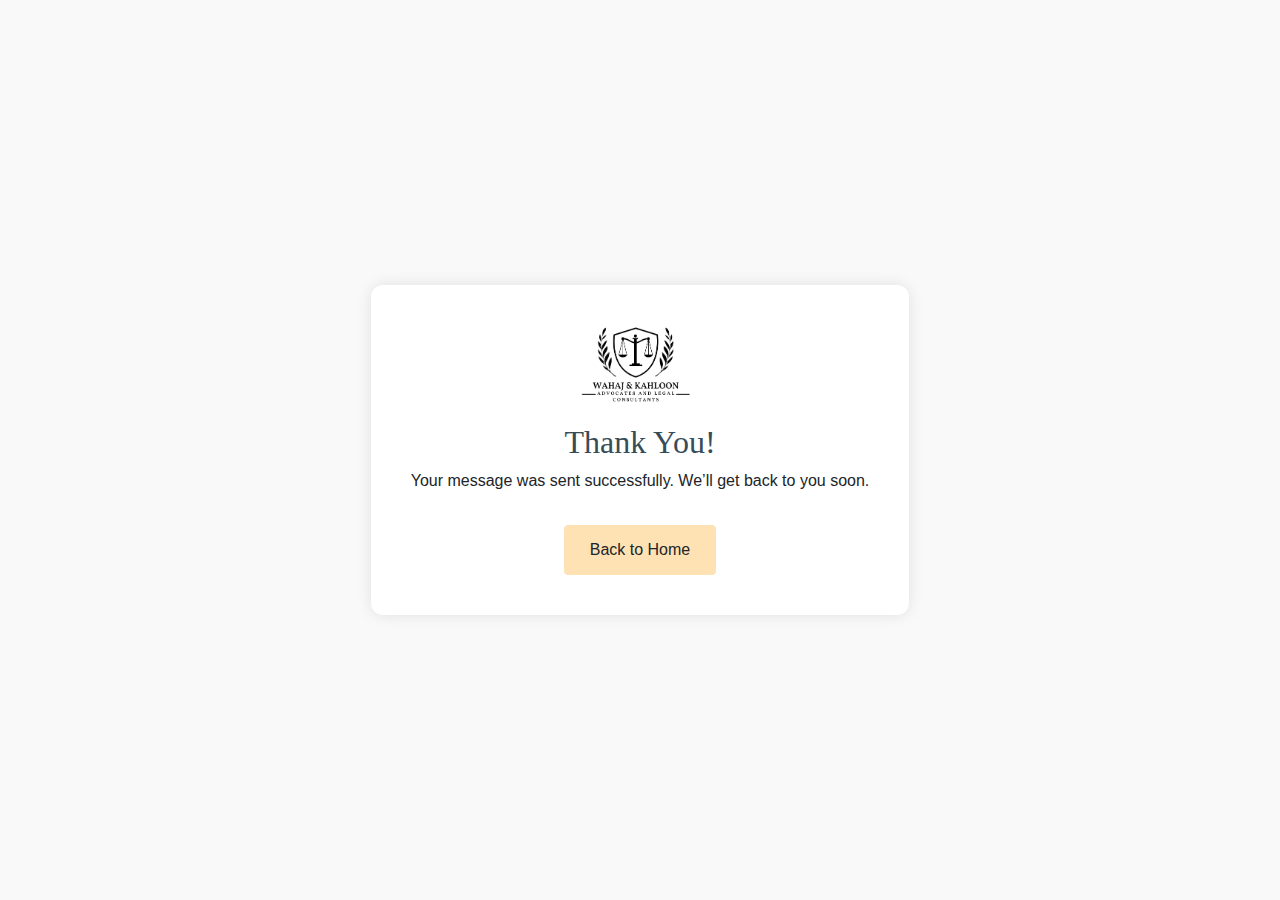
<file: thank-you.html>
<!DOCTYPE html>
<html lang="en">
<head>
  <meta charset="UTF-8">
  <title>Thank You</title>
  <link rel="stylesheet" href="css/bootstrap.min.css">
  <link rel="stylesheet" href="css/style.css">
  <style>
    body {
      background-color: #f9f9f9;
      display: flex;
      align-items: center;
      justify-content: center;
      height: 100vh;
    }
    .thank-you-box {
      background: white;
      padding: 40px;
      border-radius: 12px;
      box-shadow: 0 0 15px rgba(0,0,0,0.1);
      text-align: center;
    }
    .thank-you-box img {
      max-width: 120px;
      margin-bottom: 20px;
    }
  </style>
</head>
<body>
  <div class="thank-you-box">
    <img src="images/logo-removebg-preview.png" alt="Logo">
    <h2>Thank You!</h2>
    <p>Your message was sent successfully. We’ll get back to you soon.</p>
    <a href="index.html" class="btn btn-primary mt-3">Back to Home</a>
  </div>
</body>
</html>
</file>
<file: fonts/icomoon/style.css>
@font-face {
  font-family: 'icomoon';
  src:  url('fonts/icomoon.eot?10si43');
  src:  url('fonts/icomoon.eot?10si43#iefix') format('embedded-opentype'),
    url('fonts/icomoon.ttf?10si43') format('truetype'),
    url('fonts/icomoon.woff?10si43') format('woff'),
    url('fonts/icomoon.svg?10si43#icomoon') format('svg');
  font-weight: normal;
  font-style: normal;
}

[class^="icon-"], [class*=" icon-"] {
  /* use !important to prevent issues with browser extensions that change fonts */
  font-family: 'icomoon' !important;
  speak: none;
  font-style: normal;
  font-weight: normal;
  font-variant: normal;
  text-transform: none;
  line-height: 1;

  /* Better Font Rendering =========== */
  -webkit-font-smoothing: antialiased;
  -moz-osx-font-smoothing: grayscale;
}

.icon-asterisk:before {
  content: "\f069";
}
.icon-plus:before {
  content: "\f067";
}
.icon-question:before {
  content: "\f128";
}
.icon-minus:before {
  content: "\f068";
}
.icon-glass:before {
  content: "\f000";
}
.icon-music:before {
  content: "\f001";
}
.icon-search:before {
  content: "\f002";
}
.icon-envelope-o:before {
  content: "\f003";
}
.icon-heart:before {
  content: "\f004";
}
.icon-star:before {
  content: "\f005";
}
.icon-star-o:before {
  content: "\f006";
}
.icon-user:before {
  content: "\f007";
}
.icon-film:before {
  content: "\f008";
}
.icon-th-large:before {
  content: "\f009";
}
.icon-th:before {
  content: "\f00a";
}
.icon-th-list:before {
  content: "\f00b";
}
.icon-check:before {
  content: "\f00c";
}
.icon-close:before {
  content: "\f00d";
}
.icon-remove:before {
  content: "\f00d";
}
.icon-times:before {
  content: "\f00d";
}
.icon-search-plus:before {
  content: "\f00e";
}
.icon-search-minus:before {
  content: "\f010";
}
.icon-power-off:before {
  content: "\f011";
}
.icon-signal:before {
  content: "\f012";
}
.icon-cog:before {
  content: "\f013";
}
.icon-gear:before {
  content: "\f013";
}
.icon-trash-o:before {
  content: "\f014";
}
.icon-home:before {
  content: "\f015";
}
.icon-file-o:before {
  content: "\f016";
}
.icon-clock-o:before {
  content: "\f017";
}
.icon-road:before {
  content: "\f018";
}
.icon-download:before {
  content: "\f019";
}
.icon-arrow-circle-o-down:before {
  content: "\f01a";
}
.icon-arrow-circle-o-up:before {
  content: "\f01b";
}
.icon-inbox:before {
  content: "\f01c";
}
.icon-play-circle-o:before {
  content: "\f01d";
}
.icon-repeat:before {
  content: "\f01e";
}
.icon-rotate-right:before {
  content: "\f01e";
}
.icon-refresh:before {
  content: "\f021";
}
.icon-list-alt:before {
  content: "\f022";
}
.icon-lock:before {
  content: "\f023";
}
.icon-flag:before {
  content: "\f024";
}
.icon-headphones:before {
  content: "\f025";
}
.icon-volume-off:before {
  content: "\f026";
}
.icon-volume-down:before {
  content: "\f027";
}
.icon-volume-up:before {
  content: "\f028";
}
.icon-qrcode:before {
  content: "\f029";
}
.icon-barcode:before {
  content: "\f02a";
}
.icon-tag:before {
  content: "\f02b";
}
.icon-tags:before {
  content: "\f02c";
}
.icon-book:before {
  content: "\f02d";
}
.icon-bookmark:before {
  content: "\f02e";
}
.icon-print:before {
  content: "\f02f";
}
.icon-camera:before {
  content: "\f030";
}
.icon-font:before {
  content: "\f031";
}
.icon-bold:before {
  content: "\f032";
}
.icon-italic:before {
  content: "\f033";
}
.icon-text-height:before {
  content: "\f034";
}
.icon-text-width:before {
  content: "\f035";
}
.icon-align-left:before {
  content: "\f036";
}
.icon-align-center:before {
  content: "\f037";
}
.icon-align-right:before {
  content: "\f038";
}
.icon-align-justify:before {
  content: "\f039";
}
.icon-list:before {
  content: "\f03a";
}
.icon-dedent:before {
  content: "\f03b";
}
.icon-outdent:before {
  content: "\f03b";
}
.icon-indent:before {
  content: "\f03c";
}
.icon-video-camera:before {
  content: "\f03d";
}
.icon-image:before {
  content: "\f03e";
}
.icon-photo:before {
  content: "\f03e";
}
.icon-picture-o:before {
  content: "\f03e";
}
.icon-pencil:before {
  content: "\f040";
}
.icon-map-marker:before {
  content: "\f041";
}
.icon-adjust:before {
  content: "\f042";
}
.icon-tint:before {
  content: "\f043";
}
.icon-edit:before {
  content: "\f044";
}
.icon-pencil-square-o:before {
  content: "\f044";
}
.icon-share-square-o:before {
  content: "\f045";
}
.icon-check-square-o:before {
  content: "\f046";
}
.icon-arrows:before {
  content: "\f047";
}
.icon-step-backward:before {
  content: "\f048";
}
.icon-fast-backward:before {
  content: "\f049";
}
.icon-backward:before {
  content: "\f04a";
}
.icon-play:before {
  content: "\f04b";
}
.icon-pause:before {
  content: "\f04c";
}
.icon-stop:before {
  content: "\f04d";
}
.icon-forward:before {
  content: "\f04e";
}
.icon-fast-forward:before {
  content: "\f050";
}
.icon-step-forward:before {
  content: "\f051";
}
.icon-eject:before {
  content: "\f052";
}
.icon-chevron-left:before {
  content: "\f053";
}
.icon-chevron-right:before {
  content: "\f054";
}
.icon-plus-circle:before {
  content: "\f055";
}
.icon-minus-circle:before {
  content: "\f056";
}
.icon-times-circle:before {
  content: "\f057";
}
.icon-check-circle:before {
  content: "\f058";
}
.icon-question-circle:before {
  content: "\f059";
}
.icon-info-circle:before {
  content: "\f05a";
}
.icon-crosshairs:before {
  content: "\f05b";
}
.icon-times-circle-o:before {
  content: "\f05c";
}
.icon-check-circle-o:before {
  content: "\f05d";
}
.icon-ban:before {
  content: "\f05e";
}
.icon-arrow-left:before {
  content: "\f060";
}
.icon-arrow-right:before {
  content: "\f061";
}
.icon-arrow-up:before {
  content: "\f062";
}
.icon-arrow-down:before {
  content: "\f063";
}
.icon-mail-forward:before {
  content: "\f064";
}
.icon-share:before {
  content: "\f064";
}
.icon-expand:before {
  content: "\f065";
}
.icon-compress:before {
  content: "\f066";
}
.icon-exclamation-circle:before {
  content: "\f06a";
}
.icon-gift:before {
  content: "\f06b";
}
.icon-leaf:before {
  content: "\f06c";
}
.icon-fire:before {
  content: "\f06d";
}
.icon-eye:before {
  content: "\f06e";
}
.icon-eye-slash:before {
  content: "\f070";
}
.icon-exclamation-triangle:before {
  content: "\f071";
}
.icon-warning:before {
  content: "\f071";
}
.icon-plane:before {
  content: "\f072";
}
.icon-calendar:before {
  content: "\f073";
}
.icon-random:before {
  content: "\f074";
}
.icon-comment:before {
  content: "\f075";
}
.icon-magnet:before {
  content: "\f076";
}
.icon-chevron-up:before {
  content: "\f077";
}
.icon-chevron-down:before {
  content: "\f078";
}
.icon-retweet:before {
  content: "\f079";
}
.icon-shopping-cart:before {
  content: "\f07a";
}
.icon-folder:before {
  content: "\f07b";
}
.icon-folder-open:before {
  content: "\f07c";
}
.icon-arrows-v:before {
  content: "\f07d";
}
.icon-arrows-h:before {
  content: "\f07e";
}
.icon-bar-chart:before {
  content: "\f080";
}
.icon-bar-chart-o:before {
  content: "\f080";
}
.icon-twitter-square:before {
  content: "\f081";
}
.icon-facebook-square:before {
  content: "\f082";
}
.icon-camera-retro:before {
  content: "\f083";
}
.icon-key:before {
  content: "\f084";
}
.icon-cogs:before {
  content: "\f085";
}
.icon-gears:before {
  content: "\f085";
}
.icon-comments:before {
  content: "\f086";
}
.icon-thumbs-o-up:before {
  content: "\f087";
}
.icon-thumbs-o-down:before {
  content: "\f088";
}
.icon-star-half:before {
  content: "\f089";
}
.icon-heart-o:before {
  content: "\f08a";
}
.icon-sign-out:before {
  content: "\f08b";
}
.icon-linkedin-square:before {
  content: "\f08c";
}
.icon-thumb-tack:before {
  content: "\f08d";
}
.icon-external-link:before {
  content: "\f08e";
}
.icon-sign-in:before {
  content: "\f090";
}
.icon-trophy:before {
  content: "\f091";
}
.icon-github-square:before {
  content: "\f092";
}
.icon-upload:before {
  content: "\f093";
}
.icon-lemon-o:before {
  content: "\f094";
}
.icon-phone:before {
  content: "\f095";
}
.icon-square-o:before {
  content: "\f096";
}
.icon-bookmark-o:before {
  content: "\f097";
}
.icon-phone-square:before {
  content: "\f098";
}
.icon-twitter:before {
  content: "\f099";
}
.icon-facebook:before {
  content: "\f09a";
}
.icon-facebook-f:before {
  content: "\f09a";
}
.icon-github:before {
  content: "\f09b";
}
.icon-unlock:before {
  content: "\f09c";
}
.icon-credit-card:before {
  content: "\f09d";
}
.icon-feed:before {
  content: "\f09e";
}
.icon-rss:before {
  content: "\f09e";
}
.icon-hdd-o:before {
  content: "\f0a0";
}
.icon-bullhorn:before {
  content: "\f0a1";
}
.icon-bell-o:before {
  content: "\f0a2";
}
.icon-certificate:before {
  content: "\f0a3";
}
.icon-hand-o-right:before {
  content: "\f0a4";
}
.icon-hand-o-left:before {
  content: "\f0a5";
}
.icon-hand-o-up:before {
  content: "\f0a6";
}
.icon-hand-o-down:before {
  content: "\f0a7";
}
.icon-arrow-circle-left:before {
  content: "\f0a8";
}
.icon-arrow-circle-right:before {
  content: "\f0a9";
}
.icon-arrow-circle-up:before {
  content: "\f0aa";
}
.icon-arrow-circle-down:before {
  content: "\f0ab";
}
.icon-globe:before {
  content: "\f0ac";
}
.icon-wrench:before {
  content: "\f0ad";
}
.icon-tasks:before {
  content: "\f0ae";
}
.icon-filter:before {
  content: "\f0b0";
}
.icon-briefcase:before {
  content: "\f0b1";
}
.icon-arrows-alt:before {
  content: "\f0b2";
}
.icon-group:before {
  content: "\f0c0";
}
.icon-users:before {
  content: "\f0c0";
}
.icon-chain:before {
  content: "\f0c1";
}
.icon-link:before {
  content: "\f0c1";
}
.icon-cloud:before {
  content: "\f0c2";
}
.icon-flask:before {
  content: "\f0c3";
}
.icon-cut:before {
  content: "\f0c4";
}
.icon-scissors:before {
  content: "\f0c4";
}
.icon-copy:before {
  content: "\f0c5";
}
.icon-files-o:before {
  content: "\f0c5";
}
.icon-paperclip:before {
  content: "\f0c6";
}
.icon-floppy-o:before {
  content: "\f0c7";
}
.icon-save:before {
  content: "\f0c7";
}
.icon-square:before {
  content: "\f0c8";
}
.icon-bars:before {
  content: "\f0c9";
}
.icon-navicon:before {
  content: "\f0c9";
}
.icon-reorder:before {
  content: "\f0c9";
}
.icon-list-ul:before {
  content: "\f0ca";
}
.icon-list-ol:before {
  content: "\f0cb";
}
.icon-strikethrough:before {
  content: "\f0cc";
}
.icon-underline:before {
  content: "\f0cd";
}
.icon-table:before {
  content: "\f0ce";
}
.icon-magic:before {
  content: "\f0d0";
}
.icon-truck:before {
  content: "\f0d1";
}
.icon-pinterest:before {
  content: "\f0d2";
}
.icon-pinterest-square:before {
  content: "\f0d3";
}
.icon-google-plus-square:before {
  content: "\f0d4";
}
.icon-google-plus:before {
  content: "\f0d5";
}
.icon-money:before {
  content: "\f0d6";
}
.icon-caret-down:before {
  content: "\f0d7";
}
.icon-caret-up:before {
  content: "\f0d8";
}
.icon-caret-left:before {
  content: "\f0d9";
}
.icon-caret-right:before {
  content: "\f0da";
}
.icon-columns:before {
  content: "\f0db";
}
.icon-sort:before {
  content: "\f0dc";
}
.icon-unsorted:before {
  content: "\f0dc";
}
.icon-sort-desc:before {
  content: "\f0dd";
}
.icon-sort-down:before {
  content: "\f0dd";
}
.icon-sort-asc:before {
  content: "\f0de";
}
.icon-sort-up:before {
  content: "\f0de";
}
.icon-envelope:before {
  content: "\f0e0";
}
.icon-linkedin:before {
  content: "\f0e1";
}
.icon-rotate-left:before {
  content: "\f0e2";
}
.icon-undo:before {
  content: "\f0e2";
}
.icon-gavel:before {
  content: "\f0e3";
}
.icon-legal:before {
  content: "\f0e3";
}
.icon-dashboard:before {
  content: "\f0e4";
}
.icon-tachometer:before {
  content: "\f0e4";
}
.icon-comment-o:before {
  content: "\f0e5";
}
.icon-comments-o:before {
  content: "\f0e6";
}
.icon-bolt:before {
  content: "\f0e7";
}
.icon-flash:before {
  content: "\f0e7";
}
.icon-sitemap:before {
  content: "\f0e8";
}
.icon-umbrella:before {
  content: "\f0e9";
}
.icon-clipboard:before {
  content: "\f0ea";
}
.icon-paste:before {
  content: "\f0ea";
}
.icon-lightbulb-o:before {
  content: "\f0eb";
}
.icon-exchange:before {
  content: "\f0ec";
}
.icon-cloud-download:before {
  content: "\f0ed";
}
.icon-cloud-upload:before {
  content: "\f0ee";
}
.icon-user-md:before {
  content: "\f0f0";
}
.icon-stethoscope:before {
  content: "\f0f1";
}
.icon-suitcase:before {
  content: "\f0f2";
}
.icon-bell:before {
  content: "\f0f3";
}
.icon-coffee:before {
  content: "\f0f4";
}
.icon-cutlery:before {
  content: "\f0f5";
}
.icon-file-text-o:before {
  content: "\f0f6";
}
.icon-building-o:before {
  content: "\f0f7";
}
.icon-hospital-o:before {
  content: "\f0f8";
}
.icon-ambulance:before {
  content: "\f0f9";
}
.icon-medkit:before {
  content: "\f0fa";
}
.icon-fighter-jet:before {
  content: "\f0fb";
}
.icon-beer:before {
  content: "\f0fc";
}
.icon-h-square:before {
  content: "\f0fd";
}
.icon-plus-square:before {
  content: "\f0fe";
}
.icon-angle-double-left:before {
  content: "\f100";
}
.icon-angle-double-right:before {
  content: "\f101";
}
.icon-angle-double-up:before {
  content: "\f102";
}
.icon-angle-double-down:before {
  content: "\f103";
}
.icon-angle-left:before {
  content: "\f104";
}
.icon-angle-right:before {
  content: "\f105";
}
.icon-angle-up:before {
  content: "\f106";
}
.icon-angle-down:before {
  content: "\f107";
}
.icon-desktop:before {
  content: "\f108";
}
.icon-laptop:before {
  content: "\f109";
}
.icon-tablet:before {
  content: "\f10a";
}
.icon-mobile:before {
  content: "\f10b";
}
.icon-mobile-phone:before {
  content: "\f10b";
}
.icon-circle-o:before {
  content: "\f10c";
}
.icon-quote-left:before {
  content: "\f10d";
}
.icon-quote-right:before {
  content: "\f10e";
}
.icon-spinner:before {
  content: "\f110";
}
.icon-circle:before {
  content: "\f111";
}
.icon-mail-reply:before {
  content: "\f112";
}
.icon-reply:before {
  content: "\f112";
}
.icon-github-alt:before {
  content: "\f113";
}
.icon-folder-o:before {
  content: "\f114";
}
.icon-folder-open-o:before {
  content: "\f115";
}
.icon-smile-o:before {
  content: "\f118";
}
.icon-frown-o:before {
  content: "\f119";
}
.icon-meh-o:before {
  content: "\f11a";
}
.icon-gamepad:before {
  content: "\f11b";
}
.icon-keyboard-o:before {
  content: "\f11c";
}
.icon-flag-o:before {
  content: "\f11d";
}
.icon-flag-checkered:before {
  content: "\f11e";
}
.icon-terminal:before {
  content: "\f120";
}
.icon-code:before {
  content: "\f121";
}
.icon-mail-reply-all:before {
  content: "\f122";
}
.icon-reply-all:before {
  content: "\f122";
}
.icon-star-half-empty:before {
  content: "\f123";
}
.icon-star-half-full:before {
  content: "\f123";
}
.icon-star-half-o:before {
  content: "\f123";
}
.icon-location-arrow:before {
  content: "\f124";
}
.icon-crop:before {
  content: "\f125";
}
.icon-code-fork:before {
  content: "\f126";
}
.icon-chain-broken:before {
  content: "\f127";
}
.icon-unlink:before {
  content: "\f127";
}
.icon-info:before {
  content: "\f129";
}
.icon-exclamation:before {
  content: "\f12a";
}
.icon-superscript:before {
  content: "\f12b";
}
.icon-subscript:before {
  content: "\f12c";
}
.icon-eraser:before {
  content: "\f12d";
}
.icon-puzzle-piece:before {
  content: "\f12e";
}
.icon-microphone:before {
  content: "\f130";
}
.icon-microphone-slash:before {
  content: "\f131";
}
.icon-shield:before {
  content: "\f132";
}
.icon-calendar-o:before {
  content: "\f133";
}
.icon-fire-extinguisher:before {
  content: "\f134";
}
.icon-rocket:before {
  content: "\f135";
}
.icon-maxcdn:before {
  content: "\f136";
}
.icon-chevron-circle-left:before {
  content: "\f137";
}
.icon-chevron-circle-right:before {
  content: "\f138";
}
.icon-chevron-circle-up:before {
  content: "\f139";
}
.icon-chevron-circle-down:before {
  content: "\f13a";
}
.icon-html5:before {
  content: "\f13b";
}
.icon-css3:before {
  content: "\f13c";
}
.icon-anchor:before {
  content: "\f13d";
}
.icon-unlock-alt:before {
  content: "\f13e";
}
.icon-bullseye:before {
  content: "\f140";
}
.icon-ellipsis-h:before {
  content: "\f141";
}
.icon-ellipsis-v:before {
  content: "\f142";
}
.icon-rss-square:before {
  content: "\f143";
}
.icon-play-circle:before {
  content: "\f144";
}
.icon-ticket:before {
  content: "\f145";
}
.icon-minus-square:before {
  content: "\f146";
}
.icon-minus-square-o:before {
  content: "\f147";
}
.icon-level-up:before {
  content: "\f148";
}
.icon-level-down:before {
  content: "\f149";
}
.icon-check-square:before {
  content: "\f14a";
}
.icon-pencil-square:before {
  content: "\f14b";
}
.icon-external-link-square:before {
  content: "\f14c";
}
.icon-share-square:before {
  content: "\f14d";
}
.icon-compass:before {
  content: "\f14e";
}
.icon-caret-square-o-down:before {
  content: "\f150";
}
.icon-toggle-down:before {
  content: "\f150";
}
.icon-caret-square-o-up:before {
  content: "\f151";
}
.icon-toggle-up:before {
  content: "\f151";
}
.icon-caret-square-o-right:before {
  content: "\f152";
}
.icon-toggle-right:before {
  content: "\f152";
}
.icon-eur:before {
  content: "\f153";
}
.icon-euro:before {
  content: "\f153";
}
.icon-gbp:before {
  content: "\f154";
}
.icon-dollar:before {
  content: "\f155";
}
.icon-usd:before {
  content: "\f155";
}
.icon-inr:before {
  content: "\f156";
}
.icon-rupee:before {
  content: "\f156";
}
.icon-cny:before {
  content: "\f157";
}
.icon-jpy:before {
  content: "\f157";
}
.icon-rmb:before {
  content: "\f157";
}
.icon-yen:before {
  content: "\f157";
}
.icon-rouble:before {
  content: "\f158";
}
.icon-rub:before {
  content: "\f158";
}
.icon-ruble:before {
  content: "\f158";
}
.icon-krw:before {
  content: "\f159";
}
.icon-won:before {
  content: "\f159";
}
.icon-bitcoin:before {
  content: "\f15a";
}
.icon-btc:before {
  content: "\f15a";
}
.icon-file:before {
  content: "\f15b";
}
.icon-file-text:before {
  content: "\f15c";
}
.icon-sort-alpha-asc:before {
  content: "\f15d";
}
.icon-sort-alpha-desc:before {
  content: "\f15e";
}
.icon-sort-amount-asc:before {
  content: "\f160";
}
.icon-sort-amount-desc:before {
  content: "\f161";
}
.icon-sort-numeric-asc:before {
  content: "\f162";
}
.icon-sort-numeric-desc:before {
  content: "\f163";
}
.icon-thumbs-up:before {
  content: "\f164";
}
.icon-thumbs-down:before {
  content: "\f165";
}
.icon-youtube-square:before {
  content: "\f166";
}
.icon-youtube:before {
  content: "\f167";
}
.icon-xing:before {
  content: "\f168";
}
.icon-xing-square:before {
  content: "\f169";
}
.icon-youtube-play:before {
  content: "\f16a";
}
.icon-dropbox:before {
  content: "\f16b";
}
.icon-stack-overflow:before {
  content: "\f16c";
}
.icon-instagram:before {
  content: "\f16d";
}
.icon-flickr:before {
  content: "\f16e";
}
.icon-adn:before {
  content: "\f170";
}
.icon-bitbucket:before {
  content: "\f171";
}
.icon-bitbucket-square:before {
  content: "\f172";
}
.icon-tumblr:before {
  content: "\f173";
}
.icon-tumblr-square:before {
  content: "\f174";
}
.icon-long-arrow-down:before {
  content: "\f175";
}
.icon-long-arrow-up:before {
  content: "\f176";
}
.icon-long-arrow-left:before {
  content: "\f177";
}
.icon-long-arrow-right:before {
  content: "\f178";
}
.icon-apple:before {
  content: "\f179";
}
.icon-windows:before {
  content: "\f17a";
}
.icon-android:before {
  content: "\f17b";
}
.icon-linux:before {
  content: "\f17c";
}
.icon-dribbble:before {
  content: "\f17d";
}
.icon-skype:before {
  content: "\f17e";
}
.icon-foursquare:before {
  content: "\f180";
}
.icon-trello:before {
  content: "\f181";
}
.icon-female:before {
  content: "\f182";
}
.icon-male:before {
  content: "\f183";
}
.icon-gittip:before {
  content: "\f184";
}
.icon-gratipay:before {
  content: "\f184";
}
.icon-sun-o:before {
  content: "\f185";
}
.icon-moon-o:before {
  content: "\f186";
}
.icon-archive:before {
  content: "\f187";
}
.icon-bug:before {
  content: "\f188";
}
.icon-vk:before {
  content: "\f189";
}
.icon-weibo:before {
  content: "\f18a";
}
.icon-renren:before {
  content: "\f18b";
}
.icon-pagelines:before {
  content: "\f18c";
}
.icon-stack-exchange:before {
  content: "\f18d";
}
.icon-arrow-circle-o-right:before {
  content: "\f18e";
}
.icon-arrow-circle-o-left:before {
  content: "\f190";
}
.icon-caret-square-o-left:before {
  content: "\f191";
}
.icon-toggle-left:before {
  content: "\f191";
}
.icon-dot-circle-o:before {
  content: "\f192";
}
.icon-wheelchair:before {
  content: "\f193";
}
.icon-vimeo-square:before {
  content: "\f194";
}
.icon-try:before {
  content: "\f195";
}
.icon-turkish-lira:before {
  content: "\f195";
}
.icon-plus-square-o:before {
  content: "\f196";
}
.icon-space-shuttle:before {
  content: "\f197";
}
.icon-slack:before {
  content: "\f198";
}
.icon-envelope-square:before {
  content: "\f199";
}
.icon-wordpress:before {
  content: "\f19a";
}
.icon-openid:before {
  content: "\f19b";
}
.icon-bank:before {
  content: "\f19c";
}
.icon-institution:before {
  content: "\f19c";
}
.icon-university:before {
  content: "\f19c";
}
.icon-graduation-cap:before {
  content: "\f19d";
}
.icon-mortar-board:before {
  content: "\f19d";
}
.icon-yahoo:before {
  content: "\f19e";
}
.icon-google:before {
  content: "\f1a0";
}
.icon-reddit:before {
  content: "\f1a1";
}
.icon-reddit-square:before {
  content: "\f1a2";
}
.icon-stumbleupon-circle:before {
  content: "\f1a3";
}
.icon-stumbleupon:before {
  content: "\f1a4";
}
.icon-delicious:before {
  content: "\f1a5";
}
.icon-digg:before {
  content: "\f1a6";
}
.icon-pied-piper-pp:before {
  content: "\f1a7";
}
.icon-pied-piper-alt:before {
  content: "\f1a8";
}
.icon-drupal:before {
  content: "\f1a9";
}
.icon-joomla:before {
  content: "\f1aa";
}
.icon-language:before {
  content: "\f1ab";
}
.icon-fax:before {
  content: "\f1ac";
}
.icon-building:before {
  content: "\f1ad";
}
.icon-child:before {
  content: "\f1ae";
}
.icon-paw:before {
  content: "\f1b0";
}
.icon-spoon:before {
  content: "\f1b1";
}
.icon-cube:before {
  content: "\f1b2";
}
.icon-cubes:before {
  content: "\f1b3";
}
.icon-behance:before {
  content: "\f1b4";
}
.icon-behance-square:before {
  content: "\f1b5";
}
.icon-steam:before {
  content: "\f1b6";
}
.icon-steam-square:before {
  content: "\f1b7";
}
.icon-recycle:before {
  content: "\f1b8";
}
.icon-automobile:before {
  content: "\f1b9";
}
.icon-car:before {
  content: "\f1b9";
}
.icon-cab:before {
  content: "\f1ba";
}
.icon-taxi:before {
  content: "\f1ba";
}
.icon-tree:before {
  content: "\f1bb";
}
.icon-spotify:before {
  content: "\f1bc";
}
.icon-deviantart:before {
  content: "\f1bd";
}
.icon-soundcloud:before {
  content: "\f1be";
}
.icon-database:before {
  content: "\f1c0";
}
.icon-file-pdf-o:before {
  content: "\f1c1";
}
.icon-file-word-o:before {
  content: "\f1c2";
}
.icon-file-excel-o:before {
  content: "\f1c3";
}
.icon-file-powerpoint-o:before {
  content: "\f1c4";
}
.icon-file-image-o:before {
  content: "\f1c5";
}
.icon-file-photo-o:before {
  content: "\f1c5";
}
.icon-file-picture-o:before {
  content: "\f1c5";
}
.icon-file-archive-o:before {
  content: "\f1c6";
}
.icon-file-zip-o:before {
  content: "\f1c6";
}
.icon-file-audio-o:before {
  content: "\f1c7";
}
.icon-file-sound-o:before {
  content: "\f1c7";
}
.icon-file-movie-o:before {
  content: "\f1c8";
}
.icon-file-video-o:before {
  content: "\f1c8";
}
.icon-file-code-o:before {
  content: "\f1c9";
}
.icon-vine:before {
  content: "\f1ca";
}
.icon-codepen:before {
  content: "\f1cb";
}
.icon-jsfiddle:before {
  content: "\f1cc";
}
.icon-life-bouy:before {
  content: "\f1cd";
}
.icon-life-buoy:before {
  content: "\f1cd";
}
.icon-life-ring:before {
  content: "\f1cd";
}
.icon-life-saver:before {
  content: "\f1cd";
}
.icon-support:before {
  content: "\f1cd";
}
.icon-circle-o-notch:before {
  content: "\f1ce";
}
.icon-ra:before {
  content: "\f1d0";
}
.icon-rebel:before {
  content: "\f1d0";
}
.icon-resistance:before {
  content: "\f1d0";
}
.icon-empire:before {
  content: "\f1d1";
}
.icon-ge:before {
  content: "\f1d1";
}
.icon-git-square:before {
  content: "\f1d2";
}
.icon-git:before {
  content: "\f1d3";
}
.icon-hacker-news:before {
  content: "\f1d4";
}
.icon-y-combinator-square:before {
  content: "\f1d4";
}
.icon-yc-square:before {
  content: "\f1d4";
}
.icon-tencent-weibo:before {
  content: "\f1d5";
}
.icon-qq:before {
  content: "\f1d6";
}
.icon-wechat:before {
  content: "\f1d7";
}
.icon-weixin:before {
  content: "\f1d7";
}
.icon-paper-plane:before {
  content: "\f1d8";
}
.icon-send:before {
  content: "\f1d8";
}
.icon-paper-plane-o:before {
  content: "\f1d9";
}
.icon-send-o:before {
  content: "\f1d9";
}
.icon-history:before {
  content: "\f1da";
}
.icon-circle-thin:before {
  content: "\f1db";
}
.icon-header:before {
  content: "\f1dc";
}
.icon-paragraph:before {
  content: "\f1dd";
}
.icon-sliders:before {
  content: "\f1de";
}
.icon-share-alt:before {
  content: "\f1e0";
}
.icon-share-alt-square:before {
  content: "\f1e1";
}
.icon-bomb:before {
  content: "\f1e2";
}
.icon-futbol-o:before {
  content: "\f1e3";
}
.icon-soccer-ball-o:before {
  content: "\f1e3";
}
.icon-tty:before {
  content: "\f1e4";
}
.icon-binoculars:before {
  content: "\f1e5";
}
.icon-plug:before {
  content: "\f1e6";
}
.icon-slideshare:before {
  content: "\f1e7";
}
.icon-twitch:before {
  content: "\f1e8";
}
.icon-yelp:before {
  content: "\f1e9";
}
.icon-newspaper-o:before {
  content: "\f1ea";
}
.icon-wifi:before {
  content: "\f1eb";
}
.icon-calculator:before {
  content: "\f1ec";
}
.icon-paypal:before {
  content: "\f1ed";
}
.icon-google-wallet:before {
  content: "\f1ee";
}
.icon-cc-visa:before {
  content: "\f1f0";
}
.icon-cc-mastercard:before {
  content: "\f1f1";
}
.icon-cc-discover:before {
  content: "\f1f2";
}
.icon-cc-amex:before {
  content: "\f1f3";
}
.icon-cc-paypal:before {
  content: "\f1f4";
}
.icon-cc-stripe:before {
  content: "\f1f5";
}
.icon-bell-slash:before {
  content: "\f1f6";
}
.icon-bell-slash-o:before {
  content: "\f1f7";
}
.icon-trash:before {
  content: "\f1f8";
}
.icon-copyright:before {
  content: "\f1f9";
}
.icon-at:before {
  content: "\f1fa";
}
.icon-eyedropper:before {
  content: "\f1fb";
}
.icon-paint-brush:before {
  content: "\f1fc";
}
.icon-birthday-cake:before {
  content: "\f1fd";
}
.icon-area-chart:before {
  content: "\f1fe";
}
.icon-pie-chart:before {
  content: "\f200";
}
.icon-line-chart:before {
  content: "\f201";
}
.icon-lastfm:before {
  content: "\f202";
}
.icon-lastfm-square:before {
  content: "\f203";
}
.icon-toggle-off:before {
  content: "\f204";
}
.icon-toggle-on:before {
  content: "\f205";
}
.icon-bicycle:before {
  content: "\f206";
}
.icon-bus:before {
  content: "\f207";
}
.icon-ioxhost:before {
  content: "\f208";
}
.icon-angellist:before {
  content: "\f209";
}
.icon-cc:before {
  content: "\f20a";
}
.icon-ils:before {
  content: "\f20b";
}
.icon-shekel:before {
  content: "\f20b";
}
.icon-sheqel:before {
  content: "\f20b";
}
.icon-meanpath:before {
  content: "\f20c";
}
.icon-buysellads:before {
  content: "\f20d";
}
.icon-connectdevelop:before {
  content: "\f20e";
}
.icon-dashcube:before {
  content: "\f210";
}
.icon-forumbee:before {
  content: "\f211";
}
.icon-leanpub:before {
  content: "\f212";
}
.icon-sellsy:before {
  content: "\f213";
}
.icon-shirtsinbulk:before {
  content: "\f214";
}
.icon-simplybuilt:before {
  content: "\f215";
}
.icon-skyatlas:before {
  content: "\f216";
}
.icon-cart-plus:before {
  content: "\f217";
}
.icon-cart-arrow-down:before {
  content: "\f218";
}
.icon-diamond:before {
  content: "\f219";
}
.icon-ship:before {
  content: "\f21a";
}
.icon-user-secret:before {
  content: "\f21b";
}
.icon-motorcycle:before {
  content: "\f21c";
}
.icon-street-view:before {
  content: "\f21d";
}
.icon-heartbeat:before {
  content: "\f21e";
}
.icon-venus:before {
  content: "\f221";
}
.icon-mars:before {
  content: "\f222";
}
.icon-mercury:before {
  content: "\f223";
}
.icon-intersex:before {
  content: "\f224";
}
.icon-transgender:before {
  content: "\f224";
}
.icon-transgender-alt:before {
  content: "\f225";
}
.icon-venus-double:before {
  content: "\f226";
}
.icon-mars-double:before {
  content: "\f227";
}
.icon-venus-mars:before {
  content: "\f228";
}
.icon-mars-stroke:before {
  content: "\f229";
}
.icon-mars-stroke-v:before {
  content: "\f22a";
}
.icon-mars-stroke-h:before {
  content: "\f22b";
}
.icon-neuter:before {
  content: "\f22c";
}
.icon-genderless:before {
  content: "\f22d";
}
.icon-facebook-official:before {
  content: "\f230";
}
.icon-pinterest-p:before {
  content: "\f231";
}
.icon-whatsapp:before {
  content: "\f232";
}
.icon-server:before {
  content: "\f233";
}
.icon-user-plus:before {
  content: "\f234";
}
.icon-user-times:before {
  content: "\f235";
}
.icon-bed:before {
  content: "\f236";
}
.icon-hotel:before {
  content: "\f236";
}
.icon-viacoin:before {
  content: "\f237";
}
.icon-train:before {
  content: "\f238";
}
.icon-subway:before {
  content: "\f239";
}
.icon-medium:before {
  content: "\f23a";
}
.icon-y-combinator:before {
  content: "\f23b";
}
.icon-yc:before {
  content: "\f23b";
}
.icon-optin-monster:before {
  content: "\f23c";
}
.icon-opencart:before {
  content: "\f23d";
}
.icon-expeditedssl:before {
  content: "\f23e";
}
.icon-battery:before {
  content: "\f240";
}
.icon-battery-4:before {
  content: "\f240";
}
.icon-battery-full:before {
  content: "\f240";
}
.icon-battery-3:before {
  content: "\f241";
}
.icon-battery-three-quarters:before {
  content: "\f241";
}
.icon-battery-2:before {
  content: "\f242";
}
.icon-battery-half:before {
  content: "\f242";
}
.icon-battery-1:before {
  content: "\f243";
}
.icon-battery-quarter:before {
  content: "\f243";
}
.icon-battery-0:before {
  content: "\f244";
}
.icon-battery-empty:before {
  content: "\f244";
}
.icon-mouse-pointer:before {
  content: "\f245";
}
.icon-i-cursor:before {
  content: "\f246";
}
.icon-object-group:before {
  content: "\f247";
}
.icon-object-ungroup:before {
  content: "\f248";
}
.icon-sticky-note:before {
  content: "\f249";
}
.icon-sticky-note-o:before {
  content: "\f24a";
}
.icon-cc-jcb:before {
  content: "\f24b";
}
.icon-cc-diners-club:before {
  content: "\f24c";
}
.icon-clone:before {
  content: "\f24d";
}
.icon-balance-scale:before {
  content: "\f24e";
}
.icon-hourglass-o:before {
  content: "\f250";
}
.icon-hourglass-1:before {
  content: "\f251";
}
.icon-hourglass-start:before {
  content: "\f251";
}
.icon-hourglass-2:before {
  content: "\f252";
}
.icon-hourglass-half:before {
  content: "\f252";
}
.icon-hourglass-3:before {
  content: "\f253";
}
.icon-hourglass-end:before {
  content: "\f253";
}
.icon-hourglass:before {
  content: "\f254";
}
.icon-hand-grab-o:before {
  content: "\f255";
}
.icon-hand-rock-o:before {
  content: "\f255";
}
.icon-hand-paper-o:before {
  content: "\f256";
}
.icon-hand-stop-o:before {
  content: "\f256";
}
.icon-hand-scissors-o:before {
  content: "\f257";
}
.icon-hand-lizard-o:before {
  content: "\f258";
}
.icon-hand-spock-o:before {
  content: "\f259";
}
.icon-hand-pointer-o:before {
  content: "\f25a";
}
.icon-hand-peace-o:before {
  content: "\f25b";
}
.icon-trademark:before {
  content: "\f25c";
}
.icon-registered:before {
  content: "\f25d";
}
.icon-creative-commons:before {
  content: "\f25e";
}
.icon-gg:before {
  content: "\f260";
}
.icon-gg-circle:before {
  content: "\f261";
}
.icon-tripadvisor:before {
  content: "\f262";
}
.icon-odnoklassniki:before {
  content: "\f263";
}
.icon-odnoklassniki-square:before {
  content: "\f264";
}
.icon-get-pocket:before {
  content: "\f265";
}
.icon-wikipedia-w:before {
  content: "\f266";
}
.icon-safari:before {
  content: "\f267";
}
.icon-chrome:before {
  content: "\f268";
}
.icon-firefox:before {
  content: "\f269";
}
.icon-opera:before {
  content: "\f26a";
}
.icon-internet-explorer:before {
  content: "\f26b";
}
.icon-television:before {
  content: "\f26c";
}
.icon-tv:before {
  content: "\f26c";
}
.icon-contao:before {
  content: "\f26d";
}
.icon-500px:before {
  content: "\f26e";
}
.icon-amazon:before {
  content: "\f270";
}
.icon-calendar-plus-o:before {
  content: "\f271";
}
.icon-calendar-minus-o:before {
  content: "\f272";
}
.icon-calendar-times-o:before {
  content: "\f273";
}
.icon-calendar-check-o:before {
  content: "\f274";
}
.icon-industry:before {
  content: "\f275";
}
.icon-map-pin:before {
  content: "\f276";
}
.icon-map-signs:before {
  content: "\f277";
}
.icon-map-o:before {
  content: "\f278";
}
.icon-map:before {
  content: "\f279";
}
.icon-commenting:before {
  content: "\f27a";
}
.icon-commenting-o:before {
  content: "\f27b";
}
.icon-houzz:before {
  content: "\f27c";
}
.icon-vimeo:before {
  content: "\f27d";
}
.icon-black-tie:before {
  content: "\f27e";
}
.icon-fonticons:before {
  content: "\f280";
}
.icon-reddit-alien:before {
  content: "\f281";
}
.icon-edge:before {
  content: "\f282";
}
.icon-credit-card-alt:before {
  content: "\f283";
}
.icon-codiepie:before {
  content: "\f284";
}
.icon-modx:before {
  content: "\f285";
}
.icon-fort-awesome:before {
  content: "\f286";
}
.icon-usb:before {
  content: "\f287";
}
.icon-product-hunt:before {
  content: "\f288";
}
.icon-mixcloud:before {
  content: "\f289";
}
.icon-scribd:before {
  content: "\f28a";
}
.icon-pause-circle:before {
  content: "\f28b";
}
.icon-pause-circle-o:before {
  content: "\f28c";
}
.icon-stop-circle:before {
  content: "\f28d";
}
.icon-stop-circle-o:before {
  content: "\f28e";
}
.icon-shopping-bag:before {
  content: "\f290";
}
.icon-shopping-basket:before {
  content: "\f291";
}
.icon-hashtag:before {
  content: "\f292";
}
.icon-bluetooth:before {
  content: "\f293";
}
.icon-bluetooth-b:before {
  content: "\f294";
}
.icon-percent:before {
  content: "\f295";
}
.icon-gitlab:before {
  content: "\f296";
}
.icon-wpbeginner:before {
  content: "\f297";
}
.icon-wpforms:before {
  content: "\f298";
}
.icon-envira:before {
  content: "\f299";
}
.icon-universal-access:before {
  content: "\f29a";
}
.icon-wheelchair-alt:before {
  content: "\f29b";
}
.icon-question-circle-o:before {
  content: "\f29c";
}
.icon-blind:before {
  content: "\f29d";
}
.icon-audio-description:before {
  content: "\f29e";
}
.icon-volume-control-phone:before {
  content: "\f2a0";
}
.icon-braille:before {
  content: "\f2a1";
}
.icon-assistive-listening-systems:before {
  content: "\f2a2";
}
.icon-american-sign-language-interpreting:before {
  content: "\f2a3";
}
.icon-asl-interpreting:before {
  content: "\f2a3";
}
.icon-deaf:before {
  content: "\f2a4";
}
.icon-deafness:before {
  content: "\f2a4";
}
.icon-hard-of-hearing:before {
  content: "\f2a4";
}
.icon-glide:before {
  content: "\f2a5";
}
.icon-glide-g:before {
  content: "\f2a6";
}
.icon-sign-language:before {
  content: "\f2a7";
}
.icon-signing:before {
  content: "\f2a7";
}
.icon-low-vision:before {
  content: "\f2a8";
}
.icon-viadeo:before {
  content: "\f2a9";
}
.icon-viadeo-square:before {
  content: "\f2aa";
}
.icon-snapchat:before {
  content: "\f2ab";
}
.icon-snapchat-ghost:before {
  content: "\f2ac";
}
.icon-snapchat-square:before {
  content: "\f2ad";
}
.icon-pied-piper:before {
  content: "\f2ae";
}
.icon-first-order:before {
  content: "\f2b0";
}
.icon-yoast:before {
  content: "\f2b1";
}
.icon-themeisle:before {
  content: "\f2b2";
}
.icon-google-plus-circle:before {
  content: "\f2b3";
}
.icon-google-plus-official:before {
  content: "\f2b3";
}
.icon-fa:before {
  content: "\f2b4";
}
.icon-font-awesome:before {
  content: "\f2b4";
}
.icon-handshake-o:before {
  content: "\f2b5";
}
.icon-envelope-open:before {
  content: "\f2b6";
}
.icon-envelope-open-o:before {
  content: "\f2b7";
}
.icon-linode:before {
  content: "\f2b8";
}
.icon-address-book:before {
  content: "\f2b9";
}
.icon-address-book-o:before {
  content: "\f2ba";
}
.icon-address-card:before {
  content: "\f2bb";
}
.icon-vcard:before {
  content: "\f2bb";
}
.icon-address-card-o:before {
  content: "\f2bc";
}
.icon-vcard-o:before {
  content: "\f2bc";
}
.icon-user-circle:before {
  content: "\f2bd";
}
.icon-user-circle-o:before {
  content: "\f2be";
}
.icon-user-o:before {
  content: "\f2c0";
}
.icon-id-badge:before {
  content: "\f2c1";
}
.icon-drivers-license:before {
  content: "\f2c2";
}
.icon-id-card:before {
  content: "\f2c2";
}
.icon-drivers-license-o:before {
  content: "\f2c3";
}
.icon-id-card-o:before {
  content: "\f2c3";
}
.icon-quora:before {
  content: "\f2c4";
}
.icon-free-code-camp:before {
  content: "\f2c5";
}
.icon-telegram:before {
  content: "\f2c6";
}
.icon-thermometer:before {
  content: "\f2c7";
}
.icon-thermometer-4:before {
  content: "\f2c7";
}
.icon-thermometer-full:before {
  content: "\f2c7";
}
.icon-thermometer-3:before {
  content: "\f2c8";
}
.icon-thermometer-three-quarters:before {
  content: "\f2c8";
}
.icon-thermometer-2:before {
  content: "\f2c9";
}
.icon-thermometer-half:before {
  content: "\f2c9";
}
.icon-thermometer-1:before {
  content: "\f2ca";
}
.icon-thermometer-quarter:before {
  content: "\f2ca";
}
.icon-thermometer-0:before {
  content: "\f2cb";
}
.icon-thermometer-empty:before {
  content: "\f2cb";
}
.icon-shower:before {
  content: "\f2cc";
}
.icon-bath:before {
  content: "\f2cd";
}
.icon-bathtub:before {
  content: "\f2cd";
}
.icon-s15:before {
  content: "\f2cd";
}
.icon-podcast:before {
  content: "\f2ce";
}
.icon-window-maximize:before {
  content: "\f2d0";
}
.icon-window-minimize:before {
  content: "\f2d1";
}
.icon-window-restore:before {
  content: "\f2d2";
}
.icon-times-rectangle:before {
  content: "\f2d3";
}
.icon-window-close:before {
  content: "\f2d3";
}
.icon-times-rectangle-o:before {
  content: "\f2d4";
}
.icon-window-close-o:before {
  content: "\f2d4";
}
.icon-bandcamp:before {
  content: "\f2d5";
}
.icon-grav:before {
  content: "\f2d6";
}
.icon-etsy:before {
  content: "\f2d7";
}
.icon-imdb:before {
  content: "\f2d8";
}
.icon-ravelry:before {
  content: "\f2d9";
}
.icon-eercast:before {
  content: "\f2da";
}
.icon-microchip:before {
  content: "\f2db";
}
.icon-snowflake-o:before {
  content: "\f2dc";
}
.icon-superpowers:before {
  content: "\f2dd";
}
.icon-wpexplorer:before {
  content: "\f2de";
}
.icon-meetup:before {
  content: "\f2e0";
}
.icon-3d_rotation:before {
  content: "\e84d";
}
.icon-ac_unit:before {
  content: "\eb3b";
}
.icon-alarm:before {
  content: "\e855";
}
.icon-access_alarms:before {
  content: "\e191";
}
.icon-schedule:before {
  content: "\e8b5";
}
.icon-accessibility:before {
  content: "\e84e";
}
.icon-accessible:before {
  content: "\e914";
}
.icon-account_balance:before {
  content: "\e84f";
}
.icon-account_balance_wallet:before {
  content: "\e850";
}
.icon-account_box:before {
  content: "\e851";
}
.icon-account_circle:before {
  content: "\e853";
}
.icon-adb:before {
  content: "\e60e";
}
.icon-add:before {
  content: "\e145";
}
.icon-add_a_photo:before {
  content: "\e439";
}
.icon-alarm_add:before {
  content: "\e856";
}
.icon-add_alert:before {
  content: "\e003";
}
.icon-add_box:before {
  content: "\e146";
}
.icon-add_circle:before {
  content: "\e147";
}
.icon-control_point:before {
  content: "\e3ba";
}
.icon-add_location:before {
  content: "\e567";
}
.icon-add_shopping_cart:before {
  content: "\e854";
}
.icon-queue:before {
  content: "\e03c";
}
.icon-add_to_queue:before {
  content: "\e05c";
}
.icon-adjust2:before {
  content: "\e39e";
}
.icon-airline_seat_flat:before {
  content: "\e630";
}
.icon-airline_seat_flat_angled:before {
  content: "\e631";
}
.icon-airline_seat_individual_suite:before {
  content: "\e632";
}
.icon-airline_seat_legroom_extra:before {
  content: "\e633";
}
.icon-airline_seat_legroom_normal:before {
  content: "\e634";
}
.icon-airline_seat_legroom_reduced:before {
  content: "\e635";
}
.icon-airline_seat_recline_extra:before {
  content: "\e636";
}
.icon-airline_seat_recline_normal:before {
  content: "\e637";
}
.icon-flight:before {
  content: "\e539";
}
.icon-airplanemode_inactive:before {
  content: "\e194";
}
.icon-airplay:before {
  content: "\e055";
}
.icon-airport_shuttle:before {
  content: "\eb3c";
}
.icon-alarm_off:before {
  content: "\e857";
}
.icon-alarm_on:before {
  content: "\e858";
}
.icon-album:before {
  content: "\e019";
}
.icon-all_inclusive:before {
  content: "\eb3d";
}
.icon-all_out:before {
  content: "\e90b";
}
.icon-android2:before {
  content: "\e859";
}
.icon-announcement:before {
  content: "\e85a";
}
.icon-apps:before {
  content: "\e5c3";
}
.icon-archive2:before {
  content: "\e149";
}
.icon-arrow_back:before {
  content: "\e5c4";
}
.icon-arrow_downward:before {
  content: "\e5db";
}
.icon-arrow_drop_down:before {
  content: "\e5c5";
}
.icon-arrow_drop_down_circle:before {
  content: "\e5c6";
}
.icon-arrow_drop_up:before {
  content: "\e5c7";
}
.icon-arrow_forward:before {
  content: "\e5c8";
}
.icon-arrow_upward:before {
  content: "\e5d8";
}
.icon-art_track:before {
  content: "\e060";
}
.icon-aspect_ratio:before {
  content: "\e85b";
}
.icon-poll:before {
  content: "\e801";
}
.icon-assignment:before {
  content: "\e85d";
}
.icon-assignment_ind:before {
  content: "\e85e";
}
.icon-assignment_late:before {
  content: "\e85f";
}
.icon-assignment_return:before {
  content: "\e860";
}
.icon-assignment_returned:before {
  content: "\e861";
}
.icon-assignment_turned_in:before {
  content: "\e862";
}
.icon-assistant:before {
  content: "\e39f";
}
.icon-flag2:before {
  content: "\e153";
}
.icon-attach_file:before {
  content: "\e226";
}
.icon-attach_money:before {
  content: "\e227";
}
.icon-attachment:before {
  content: "\e2bc";
}
.icon-audiotrack:before {
  content: "\e3a1";
}
.icon-autorenew:before {
  content: "\e863";
}
.icon-av_timer:before {
  content: "\e01b";
}
.icon-backspace:before {
  content: "\e14a";
}
.icon-cloud_upload:before {
  content: "\e2c3";
}
.icon-battery_alert:before {
  content: "\e19c";
}
.icon-battery_charging_full:before {
  content: "\e1a3";
}
.icon-battery_std:before {
  content: "\e1a5";
}
.icon-battery_unknown:before {
  content: "\e1a6";
}
.icon-beach_access:before {
  content: "\eb3e";
}
.icon-beenhere:before {
  content: "\e52d";
}
.icon-block:before {
  content: "\e14b";
}
.icon-bluetooth2:before {
  content: "\e1a7";
}
.icon-bluetooth_searching:before {
  content: "\e1aa";
}
.icon-bluetooth_connected:before {
  content: "\e1a8";
}
.icon-bluetooth_disabled:before {
  content: "\e1a9";
}
.icon-blur_circular:before {
  content: "\e3a2";
}
.icon-blur_linear:before {
  content: "\e3a3";
}
.icon-blur_off:before {
  content: "\e3a4";
}
.icon-blur_on:before {
  content: "\e3a5";
}
.icon-class:before {
  content: "\e86e";
}
.icon-turned_in:before {
  content: "\e8e6";
}
.icon-turned_in_not:before {
  content: "\e8e7";
}
.icon-border_all:before {
  content: "\e228";
}
.icon-border_bottom:before {
  content: "\e229";
}
.icon-border_clear:before {
  content: "\e22a";
}
.icon-border_color:before {
  content: "\e22b";
}
.icon-border_horizontal:before {
  content: "\e22c";
}
.icon-border_inner:before {
  content: "\e22d";
}
.icon-border_left:before {
  content: "\e22e";
}
.icon-border_outer:before {
  content: "\e22f";
}
.icon-border_right:before {
  content: "\e230";
}
.icon-border_style:before {
  content: "\e231";
}
.icon-border_top:before {
  content: "\e232";
}
.icon-border_vertical:before {
  content: "\e233";
}
.icon-branding_watermark:before {
  content: "\e06b";
}
.icon-brightness_1:before {
  content: "\e3a6";
}
.icon-brightness_2:before {
  content: "\e3a7";
}
.icon-brightness_3:before {
  content: "\e3a8";
}
.icon-brightness_4:before {
  content: "\e3a9";
}
.icon-brightness_low:before {
  content: "\e1ad";
}
.icon-brightness_medium:before {
  content: "\e1ae";
}
.icon-brightness_high:before {
  content: "\e1ac";
}
.icon-brightness_auto:before {
  content: "\e1ab";
}
.icon-broken_image:before {
  content: "\e3ad";
}
.icon-brush:before {
  content: "\e3ae";
}
.icon-bubble_chart:before {
  content: "\e6dd";
}
.icon-bug_report:before {
  content: "\e868";
}
.icon-build:before {
  content: "\e869";
}
.icon-burst_mode:before {
  content: "\e43c";
}
.icon-domain:before {
  content: "\e7ee";
}
.icon-business_center:before {
  content: "\eb3f";
}
.icon-cached:before {
  content: "\e86a";
}
.icon-cake:before {
  content: "\e7e9";
}
.icon-phone2:before {
  content: "\e0cd";
}
.icon-call_end:before {
  content: "\e0b1";
}
.icon-call_made:before {
  content: "\e0b2";
}
.icon-merge_type:before {
  content: "\e252";
}
.icon-call_missed:before {
  content: "\e0b4";
}
.icon-call_missed_outgoing:before {
  content: "\e0e4";
}
.icon-call_received:before {
  content: "\e0b5";
}
.icon-call_split:before {
  content: "\e0b6";
}
.icon-call_to_action:before {
  content: "\e06c";
}
.icon-camera2:before {
  content: "\e3af";
}
.icon-photo_camera:before {
  content: "\e412";
}
.icon-camera_enhance:before {
  content: "\e8fc";
}
.icon-camera_front:before {
  content: "\e3b1";
}
.icon-camera_rear:before {
  content: "\e3b2";
}
.icon-camera_roll:before {
  content: "\e3b3";
}
.icon-cancel:before {
  content: "\e5c9";
}
.icon-redeem:before {
  content: "\e8b1";
}
.icon-card_membership:before {
  content: "\e8f7";
}
.icon-card_travel:before {
  content: "\e8f8";
}
.icon-casino:before {
  content: "\eb40";
}
.icon-cast:before {
  content: "\e307";
}
.icon-cast_connected:before {
  content: "\e308";
}
.icon-center_focus_strong:before {
  content: "\e3b4";
}
.icon-center_focus_weak:before {
  content: "\e3b5";
}
.icon-change_history:before {
  content: "\e86b";
}
.icon-chat:before {
  content: "\e0b7";
}
.icon-chat_bubble:before {
  content: "\e0ca";
}
.icon-chat_bubble_outline:before {
  content: "\e0cb";
}
.icon-check2:before {
  content: "\e5ca";
}
.icon-check_box:before {
  content: "\e834";
}
.icon-check_box_outline_blank:before {
  content: "\e835";
}
.icon-check_circle:before {
  content: "\e86c";
}
.icon-navigate_before:before {
  content: "\e408";
}
.icon-navigate_next:before {
  content: "\e409";
}
.icon-child_care:before {
  content: "\eb41";
}
.icon-child_friendly:before {
  content: "\eb42";
}
.icon-chrome_reader_mode:before {
  content: "\e86d";
}
.icon-close2:before {
  content: "\e5cd";
}
.icon-clear_all:before {
  content: "\e0b8";
}
.icon-closed_caption:before {
  content: "\e01c";
}
.icon-wb_cloudy:before {
  content: "\e42d";
}
.icon-cloud_circle:before {
  content: "\e2be";
}
.icon-cloud_done:before {
  content: "\e2bf";
}
.icon-cloud_download:before {
  content: "\e2c0";
}
.icon-cloud_off:before {
  content: "\e2c1";
}
.icon-cloud_queue:before {
  content: "\e2c2";
}
.icon-code2:before {
  content: "\e86f";
}
.icon-photo_library:before {
  content: "\e413";
}
.icon-collections_bookmark:before {
  content: "\e431";
}
.icon-palette:before {
  content: "\e40a";
}
.icon-colorize:before {
  content: "\e3b8";
}
.icon-comment2:before {
  content: "\e0b9";
}
.icon-compare:before {
  content: "\e3b9";
}
.icon-compare_arrows:before {
  content: "\e915";
}
.icon-laptop2:before {
  content: "\e31e";
}
.icon-confirmation_number:before {
  content: "\e638";
}
.icon-contact_mail:before {
  content: "\e0d0";
}
.icon-contact_phone:before {
  content: "\e0cf";
}
.icon-contacts:before {
  content: "\e0ba";
}
.icon-content_copy:before {
  content: "\e14d";
}
.icon-content_cut:before {
  content: "\e14e";
}
.icon-content_paste:before {
  content: "\e14f";
}
.icon-control_point_duplicate:before {
  content: "\e3bb";
}
.icon-copyright2:before {
  content: "\e90c";
}
.icon-mode_edit:before {
  content: "\e254";
}
.icon-create_new_folder:before {
  content: "\e2cc";
}
.icon-payment:before {
  content: "\e8a1";
}
.icon-crop2:before {
  content: "\e3be";
}
.icon-crop_16_9:before {
  content: "\e3bc";
}
.icon-crop_3_2:before {
  content: "\e3bd";
}
.icon-crop_landscape:before {
  content: "\e3c3";
}
.icon-crop_7_5:before {
  content: "\e3c0";
}
.icon-crop_din:before {
  content: "\e3c1";
}
.icon-crop_free:before {
  content: "\e3c2";
}
.icon-crop_original:before {
  content: "\e3c4";
}
.icon-crop_portrait:before {
  content: "\e3c5";
}
.icon-crop_rotate:before {
  content: "\e437";
}
.icon-crop_square:before {
  content: "\e3c6";
}
.icon-dashboard2:before {
  content: "\e871";
}
.icon-data_usage:before {
  content: "\e1af";
}
.icon-date_range:before {
  content: "\e916";
}
.icon-dehaze:before {
  content: "\e3c7";
}
.icon-delete:before {
  content: "\e872";
}
.icon-delete_forever:before {
  content: "\e92b";
}
.icon-delete_sweep:before {
  content: "\e16c";
}
.icon-description:before {
  content: "\e873";
}
.icon-desktop_mac:before {
  content: "\e30b";
}
.icon-desktop_windows:before {
  content: "\e30c";
}
.icon-details:before {
  content: "\e3c8";
}
.icon-developer_board:before {
  content: "\e30d";
}
.icon-developer_mode:before {
  content: "\e1b0";
}
.icon-device_hub:before {
  content: "\e335";
}
.icon-phonelink:before {
  content: "\e326";
}
.icon-devices_other:before {
  content: "\e337";
}
.icon-dialer_sip:before {
  content: "\e0bb";
}
.icon-dialpad:before {
  content: "\e0bc";
}
.icon-directions:before {
  content: "\e52e";
}
.icon-directions_bike:before {
  content: "\e52f";
}
.icon-directions_boat:before {
  content: "\e532";
}
.icon-directions_bus:before {
  content: "\e530";
}
.icon-directions_car:before {
  content: "\e531";
}
.icon-directions_railway:before {
  content: "\e534";
}
.icon-directions_run:before {
  content: "\e566";
}
.icon-directions_transit:before {
  content: "\e535";
}
.icon-directions_walk:before {
  content: "\e536";
}
.icon-disc_full:before {
  content: "\e610";
}
.icon-dns:before {
  content: "\e875";
}
.icon-not_interested:before {
  content: "\e033";
}
.icon-do_not_disturb_alt:before {
  content: "\e611";
}
.icon-do_not_disturb_off:before {
  content: "\e643";
}
.icon-remove_circle:before {
  content: "\e15c";
}
.icon-dock:before {
  content: "\e30e";
}
.icon-done:before {
  content: "\e876";
}
.icon-done_all:before {
  content: "\e877";
}
.icon-donut_large:before {
  content: "\e917";
}
.icon-donut_small:before {
  content: "\e918";
}
.icon-drafts:before {
  content: "\e151";
}
.icon-drag_handle:before {
  content: "\e25d";
}
.icon-time_to_leave:before {
  content: "\e62c";
}
.icon-dvr:before {
  content: "\e1b2";
}
.icon-edit_location:before {
  content: "\e568";
}
.icon-eject2:before {
  content: "\e8fb";
}
.icon-markunread:before {
  content: "\e159";
}
.icon-enhanced_encryption:before {
  content: "\e63f";
}
.icon-equalizer:before {
  content: "\e01d";
}
.icon-error:before {
  content: "\e000";
}
.icon-error_outline:before {
  content: "\e001";
}
.icon-euro_symbol:before {
  content: "\e926";
}
.icon-ev_station:before {
  content: "\e56d";
}
.icon-insert_invitation:before {
  content: "\e24f";
}
.icon-event_available:before {
  content: "\e614";
}
.icon-event_busy:before {
  content: "\e615";
}
.icon-event_note:before {
  content: "\e616";
}
.icon-event_seat:before {
  content: "\e903";
}
.icon-exit_to_app:before {
  content: "\e879";
}
.icon-expand_less:before {
  content: "\e5ce";
}
.icon-expand_more:before {
  content: "\e5cf";
}
.icon-explicit:before {
  content: "\e01e";
}
.icon-explore:before {
  content: "\e87a";
}
.icon-exposure:before {
  content: "\e3ca";
}
.icon-exposure_neg_1:before {
  content: "\e3cb";
}
.icon-exposure_neg_2:before {
  content: "\e3cc";
}
.icon-exposure_plus_1:before {
  content: "\e3cd";
}
.icon-exposure_plus_2:before {
  content: "\e3ce";
}
.icon-exposure_zero:before {
  content: "\e3cf";
}
.icon-extension:before {
  content: "\e87b";
}
.icon-face:before {
  content: "\e87c";
}
.icon-fast_forward:before {
  content: "\e01f";
}
.icon-fast_rewind:before {
  content: "\e020";
}
.icon-favorite:before {
  content: "\e87d";
}
.icon-favorite_border:before {
  content: "\e87e";
}
.icon-featured_play_list:before {
  content: "\e06d";
}
.icon-featured_video:before {
  content: "\e06e";
}
.icon-sms_failed:before {
  content: "\e626";
}
.icon-fiber_dvr:before {
  content: "\e05d";
}
.icon-fiber_manual_record:before {
  content: "\e061";
}
.icon-fiber_new:before {
  content: "\e05e";
}
.icon-fiber_pin:before {
  content: "\e06a";
}
.icon-fiber_smart_record:before {
  content: "\e062";
}
.icon-get_app:before {
  content: "\e884";
}
.icon-file_upload:before {
  content: "\e2c6";
}
.icon-filter2:before {
  content: "\e3d3";
}
.icon-filter_1:before {
  content: "\e3d0";
}
.icon-filter_2:before {
  content: "\e3d1";
}
.icon-filter_3:before {
  content: "\e3d2";
}
.icon-filter_4:before {
  content: "\e3d4";
}
.icon-filter_5:before {
  content: "\e3d5";
}
.icon-filter_6:before {
  content: "\e3d6";
}
.icon-filter_7:before {
  content: "\e3d7";
}
.icon-filter_8:before {
  content: "\e3d8";
}
.icon-filter_9:before {
  content: "\e3d9";
}
.icon-filter_9_plus:before {
  content: "\e3da";
}
.icon-filter_b_and_w:before {
  content: "\e3db";
}
.icon-filter_center_focus:before {
  content: "\e3dc";
}
.icon-filter_drama:before {
  content: "\e3dd";
}
.icon-filter_frames:before {
  content: "\e3de";
}
.icon-terrain:before {
  content: "\e564";
}
.icon-filter_list:before {
  content: "\e152";
}
.icon-filter_none:before {
  content: "\e3e0";
}
.icon-filter_tilt_shift:before {
  content: "\e3e2";
}
.icon-filter_vintage:before {
  content: "\e3e3";
}
.icon-find_in_page:before {
  content: "\e880";
}
.icon-find_replace:before {
  content: "\e881";
}
.icon-fingerprint:before {
  content: "\e90d";
}
.icon-first_page:before {
  content: "\e5dc";
}
.icon-fitness_center:before {
  content: "\eb43";
}
.icon-flare:before {
  content: "\e3e4";
}
.icon-flash_auto:before {
  content: "\e3e5";
}
.icon-flash_off:before {
  content: "\e3e6";
}
.icon-flash_on:before {
  content: "\e3e7";
}
.icon-flight_land:before {
  content: "\e904";
}
.icon-flight_takeoff:before {
  content: "\e905";
}
.icon-flip:before {
  content: "\e3e8";
}
.icon-flip_to_back:before {
  content: "\e882";
}
.icon-flip_to_front:before {
  content: "\e883";
}
.icon-folder2:before {
  content: "\e2c7";
}
.icon-folder_open:before {
  content: "\e2c8";
}
.icon-folder_shared:before {
  content: "\e2c9";
}
.icon-folder_special:before {
  content: "\e617";
}
.icon-font_download:before {
  content: "\e167";
}
.icon-format_align_center:before {
  content: "\e234";
}
.icon-format_align_justify:before {
  content: "\e235";
}
.icon-format_align_left:before {
  content: "\e236";
}
.icon-format_align_right:before {
  content: "\e237";
}
.icon-format_bold:before {
  content: "\e238";
}
.icon-format_clear:before {
  content: "\e239";
}
.icon-format_color_fill:before {
  content: "\e23a";
}
.icon-format_color_reset:before {
  content: "\e23b";
}
.icon-format_color_text:before {
  content: "\e23c";
}
.icon-format_indent_decrease:before {
  content: "\e23d";
}
.icon-format_indent_increase:before {
  content: "\e23e";
}
.icon-format_italic:before {
  content: "\e23f";
}
.icon-format_line_spacing:before {
  content: "\e240";
}
.icon-format_list_bulleted:before {
  content: "\e241";
}
.icon-format_list_numbered:before {
  content: "\e242";
}
.icon-format_paint:before {
  content: "\e243";
}
.icon-format_quote:before {
  content: "\e244";
}
.icon-format_shapes:before {
  content: "\e25e";
}
.icon-format_size:before {
  content: "\e245";
}
.icon-format_strikethrough:before {
  content: "\e246";
}
.icon-format_textdirection_l_to_r:before {
  content: "\e247";
}
.icon-format_textdirection_r_to_l:before {
  content: "\e248";
}
.icon-format_underlined:before {
  content: "\e249";
}
.icon-question_answer:before {
  content: "\e8af";
}
.icon-forward2:before {
  content: "\e154";
}
.icon-forward_10:before {
  content: "\e056";
}
.icon-forward_30:before {
  content: "\e057";
}
.icon-forward_5:before {
  content: "\e058";
}
.icon-free_breakfast:before {
  content: "\eb44";
}
.icon-fullscreen:before {
  content: "\e5d0";
}
.icon-fullscreen_exit:before {
  content: "\e5d1";
}
.icon-functions:before {
  content: "\e24a";
}
.icon-g_translate:before {
  content: "\e927";
}
.icon-games:before {
  content: "\e021";
}
.icon-gavel2:before {
  content: "\e90e";
}
.icon-gesture:before {
  content: "\e155";
}
.icon-gif:before {
  content: "\e908";
}
.icon-goat:before {
  content: "\e900";
}
.icon-golf_course:before {
  content: "\eb45";
}
.icon-my_location:before {
  content: "\e55c";
}
.icon-location_searching:before {
  content: "\e1b7";
}
.icon-location_disabled:before {
  content: "\e1b6";
}
.icon-star2:before {
  content: "\e838";
}
.icon-gradient:before {
  content: "\e3e9";
}
.icon-grain:before {
  content: "\e3ea";
}
.icon-graphic_eq:before {
  content: "\e1b8";
}
.icon-grid_off:before {
  content: "\e3eb";
}
.icon-grid_on:before {
  content: "\e3ec";
}
.icon-people:before {
  content: "\e7fb";
}
.icon-group_add:before {
  content: "\e7f0";
}
.icon-group_work:before {
  content: "\e886";
}
.icon-hd:before {
  content: "\e052";
}
.icon-hdr_off:before {
  content: "\e3ed";
}
.icon-hdr_on:before {
  content: "\e3ee";
}
.icon-hdr_strong:before {
  content: "\e3f1";
}
.icon-hdr_weak:before {
  content: "\e3f2";
}
.icon-headset:before {
  content: "\e310";
}
.icon-headset_mic:before {
  content: "\e311";
}
.icon-healing:before {
  content: "\e3f3";
}
.icon-hearing:before {
  content: "\e023";
}
.icon-help:before {
  content: "\e887";
}
.icon-help_outline:before {
  content: "\e8fd";
}
.icon-high_quality:before {
  content: "\e024";
}
.icon-highlight:before {
  content: "\e25f";
}
.icon-highlight_off:before {
  content: "\e888";
}
.icon-restore:before {
  content: "\e8b3";
}
.icon-home2:before {
  content: "\e88a";
}
.icon-hot_tub:before {
  content: "\eb46";
}
.icon-local_hotel:before {
  content: "\e549";
}
.icon-hourglass_empty:before {
  content: "\e88b";
}
.icon-hourglass_full:before {
  content: "\e88c";
}
.icon-http:before {
  content: "\e902";
}
.icon-lock2:before {
  content: "\e897";
}
.icon-photo2:before {
  content: "\e410";
}
.icon-image_aspect_ratio:before {
  content: "\e3f5";
}
.icon-import_contacts:before {
  content: "\e0e0";
}
.icon-import_export:before {
  content: "\e0c3";
}
.icon-important_devices:before {
  content: "\e912";
}
.icon-inbox2:before {
  content: "\e156";
}
.icon-indeterminate_check_box:before {
  content: "\e909";
}
.icon-info2:before {
  content: "\e88e";
}
.icon-info_outline:before {
  content: "\e88f";
}
.icon-input:before {
  content: "\e890";
}
.icon-insert_comment:before {
  content: "\e24c";
}
.icon-insert_drive_file:before {
  content: "\e24d";
}
.icon-tag_faces:before {
  content: "\e420";
}
.icon-link2:before {
  content: "\e157";
}
.icon-invert_colors:before {
  content: "\e891";
}
.icon-invert_colors_off:before {
  content: "\e0c4";
}
.icon-iso:before {
  content: "\e3f6";
}
.icon-keyboard:before {
  content: "\e312";
}
.icon-keyboard_arrow_down:before {
  content: "\e313";
}
.icon-keyboard_arrow_left:before {
  content: "\e314";
}
.icon-keyboard_arrow_right:before {
  content: "\e315";
}
.icon-keyboard_arrow_up:before {
  content: "\e316";
}
.icon-keyboard_backspace:before {
  content: "\e317";
}
.icon-keyboard_capslock:before {
  content: "\e318";
}
.icon-keyboard_hide:before {
  content: "\e31a";
}
.icon-keyboard_return:before {
  content: "\e31b";
}
.icon-keyboard_tab:before {
  content: "\e31c";
}
.icon-keyboard_voice:before {
  content: "\e31d";
}
.icon-kitchen:before {
  content: "\eb47";
}
.icon-label:before {
  content: "\e892";
}
.icon-label_outline:before {
  content: "\e893";
}
.icon-language2:before {
  content: "\e894";
}
.icon-laptop_chromebook:before {
  content: "\e31f";
}
.icon-laptop_mac:before {
  content: "\e320";
}
.icon-laptop_windows:before {
  content: "\e321";
}
.icon-last_page:before {
  content: "\e5dd";
}
.icon-open_in_new:before {
  content: "\e89e";
}
.icon-layers:before {
  content: "\e53b";
}
.icon-layers_clear:before {
  content: "\e53c";
}
.icon-leak_add:before {
  content: "\e3f8";
}
.icon-leak_remove:before {
  content: "\e3f9";
}
.icon-lens:before {
  content: "\e3fa";
}
.icon-library_books:before {
  content: "\e02f";
}
.icon-library_music:before {
  content: "\e030";
}
.icon-lightbulb_outline:before {
  content: "\e90f";
}
.icon-line_style:before {
  content: "\e919";
}
.icon-line_weight:before {
  content: "\e91a";
}
.icon-linear_scale:before {
  content: "\e260";
}
.icon-linked_camera:before {
  content: "\e438";
}
.icon-list2:before {
  content: "\e896";
}
.icon-live_help:before {
  content: "\e0c6";
}
.icon-live_tv:before {
  content: "\e639";
}
.icon-local_play:before {
  content: "\e553";
}
.icon-local_airport:before {
  content: "\e53d";
}
.icon-local_atm:before {
  content: "\e53e";
}
.icon-local_bar:before {
  content: "\e540";
}
.icon-local_cafe:before {
  content: "\e541";
}
.icon-local_car_wash:before {
  content: "\e542";
}
.icon-local_convenience_store:before {
  content: "\e543";
}
.icon-restaurant_menu:before {
  content: "\e561";
}
.icon-local_drink:before {
  content: "\e544";
}
.icon-local_florist:before {
  content: "\e545";
}
.icon-local_gas_station:before {
  content: "\e546";
}
.icon-shopping_cart:before {
  content: "\e8cc";
}
.icon-local_hospital:before {
  content: "\e548";
}
.icon-local_laundry_service:before {
  content: "\e54a";
}
.icon-local_library:before {
  content: "\e54b";
}
.icon-local_mall:before {
  content: "\e54c";
}
.icon-theaters:before {
  content: "\e8da";
}
.icon-local_offer:before {
  content: "\e54e";
}
.icon-local_parking:before {
  content: "\e54f";
}
.icon-local_pharmacy:before {
  content: "\e550";
}
.icon-local_pizza:before {
  content: "\e552";
}
.icon-print2:before {
  content: "\e8ad";
}
.icon-local_shipping:before {
  content: "\e558";
}
.icon-local_taxi:before {
  content: "\e559";
}
.icon-location_city:before {
  content: "\e7f1";
}
.icon-location_off:before {
  content: "\e0c7";
}
.icon-room:before {
  content: "\e8b4";
}
.icon-lock_open:before {
  content: "\e898";
}
.icon-lock_outline:before {
  content: "\e899";
}
.icon-looks:before {
  content: "\e3fc";
}
.icon-looks_3:before {
  content: "\e3fb";
}
.icon-looks_4:before {
  content: "\e3fd";
}
.icon-looks_5:before {
  content: "\e3fe";
}
.icon-looks_6:before {
  content: "\e3ff";
}
.icon-looks_one:before {
  content: "\e400";
}
.icon-looks_two:before {
  content: "\e401";
}
.icon-sync:before {
  content: "\e627";
}
.icon-loupe:before {
  content: "\e402";
}
.icon-low_priority:before {
  content: "\e16d";
}
.icon-loyalty:before {
  content: "\e89a";
}
.icon-mail_outline:before {
  content: "\e0e1";
}
.icon-map2:before {
  content: "\e55b";
}
.icon-markunread_mailbox:before {
  content: "\e89b";
}
.icon-memory:before {
  content: "\e322";
}
.icon-menu:before {
  content: "\e5d2";
}
.icon-message:before {
  content: "\e0c9";
}
.icon-mic:before {
  content: "\e029";
}
.icon-mic_none:before {
  content: "\e02a";
}
.icon-mic_off:before {
  content: "\e02b";
}
.icon-mms:before {
  content: "\e618";
}
.icon-mode_comment:before {
  content: "\e253";
}
.icon-monetization_on:before {
  content: "\e263";
}
.icon-money_off:before {
  content: "\e25c";
}
.icon-monochrome_photos:before {
  content: "\e403";
}
.icon-mood_bad:before {
  content: "\e7f3";
}
.icon-more:before {
  content: "\e619";
}
.icon-more_horiz:before {
  content: "\e5d3";
}
.icon-more_vert:before {
  content: "\e5d4";
}
.icon-motorcycle2:before {
  content: "\e91b";
}
.icon-mouse:before {
  content: "\e323";
}
.icon-move_to_inbox:before {
  content: "\e168";
}
.icon-movie_creation:before {
  content: "\e404";
}
.icon-movie_filter:before {
  content: "\e43a";
}
.icon-multiline_chart:before {
  content: "\e6df";
}
.icon-music_note:before {
  content: "\e405";
}
.icon-music_video:before {
  content: "\e063";
}
.icon-nature:before {
  content: "\e406";
}
.icon-nature_people:before {
  content: "\e407";
}
.icon-navigation:before {
  content: "\e55d";
}
.icon-near_me:before {
  content: "\e569";
}
.icon-network_cell:before {
  content: "\e1b9";
}
.icon-network_check:before {
  content: "\e640";
}
.icon-network_locked:before {
  content: "\e61a";
}
.icon-network_wifi:before {
  content: "\e1ba";
}
.icon-new_releases:before {
  content: "\e031";
}
.icon-next_week:before {
  content: "\e16a";
}
.icon-nfc:before {
  content: "\e1bb";
}
.icon-no_encryption:before {
  content: "\e641";
}
.icon-signal_cellular_no_sim:before {
  content: "\e1ce";
}
.icon-note:before {
  content: "\e06f";
}
.icon-note_add:before {
  content: "\e89c";
}
.icon-notifications:before {
  content: "\e7f4";
}
.icon-notifications_active:before {
  content: "\e7f7";
}
.icon-notifications_none:before {
  content: "\e7f5";
}
.icon-notifications_off:before {
  content: "\e7f6";
}
.icon-notifications_paused:before {
  content: "\e7f8";
}
.icon-offline_pin:before {
  content: "\e90a";
}
.icon-ondemand_video:before {
  content: "\e63a";
}
.icon-opacity:before {
  content: "\e91c";
}
.icon-open_in_browser:before {
  content: "\e89d";
}
.icon-open_with:before {
  content: "\e89f";
}
.icon-pages:before {
  content: "\e7f9";
}
.icon-pageview:before {
  content: "\e8a0";
}
.icon-pan_tool:before {
  content: "\e925";
}
.icon-panorama:before {
  content: "\e40b";
}
.icon-radio_button_unchecked:before {
  content: "\e836";
}
.icon-panorama_horizontal:before {
  content: "\e40d";
}
.icon-panorama_vertical:before {
  content: "\e40e";
}
.icon-panorama_wide_angle:before {
  content: "\e40f";
}
.icon-party_mode:before {
  content: "\e7fa";
}
.icon-pause2:before {
  content: "\e034";
}
.icon-pause_circle_filled:before {
  content: "\e035";
}
.icon-pause_circle_outline:before {
  content: "\e036";
}
.icon-people_outline:before {
  content: "\e7fc";
}
.icon-perm_camera_mic:before {
  content: "\e8a2";
}
.icon-perm_contact_calendar:before {
  content: "\e8a3";
}
.icon-perm_data_setting:before {
  content: "\e8a4";
}
.icon-perm_device_information:before {
  content: "\e8a5";
}
.icon-person_outline:before {
  content: "\e7ff";
}
.icon-perm_media:before {
  content: "\e8a7";
}
.icon-perm_phone_msg:before {
  content: "\e8a8";
}
.icon-perm_scan_wifi:before {
  content: "\e8a9";
}
.icon-person:before {
  content: "\e7fd";
}
.icon-person_add:before {
  content: "\e7fe";
}
.icon-person_pin:before {
  content: "\e55a";
}
.icon-person_pin_circle:before {
  content: "\e56a";
}
.icon-personal_video:before {
  content: "\e63b";
}
.icon-pets:before {
  content: "\e91d";
}
.icon-phone_android:before {
  content: "\e324";
}
.icon-phone_bluetooth_speaker:before {
  content: "\e61b";
}
.icon-phone_forwarded:before {
  content: "\e61c";
}
.icon-phone_in_talk:before {
  content: "\e61d";
}
.icon-phone_iphone:before {
  content: "\e325";
}
.icon-phone_locked:before {
  content: "\e61e";
}
.icon-phone_missed:before {
  content: "\e61f";
}
.icon-phone_paused:before {
  content: "\e620";
}
.icon-phonelink_erase:before {
  content: "\e0db";
}
.icon-phonelink_lock:before {
  content: "\e0dc";
}
.icon-phonelink_off:before {
  content: "\e327";
}
.icon-phonelink_ring:before {
  content: "\e0dd";
}
.icon-phonelink_setup:before {
  content: "\e0de";
}
.icon-photo_album:before {
  content: "\e411";
}
.icon-photo_filter:before {
  content: "\e43b";
}
.icon-photo_size_select_actual:before {
  content: "\e432";
}
.icon-photo_size_select_large:before {
  content: "\e433";
}
.icon-photo_size_select_small:before {
  content: "\e434";
}
.icon-picture_as_pdf:before {
  content: "\e415";
}
.icon-picture_in_picture:before {
  content: "\e8aa";
}
.icon-picture_in_picture_alt:before {
  content: "\e911";
}
.icon-pie_chart:before {
  content: "\e6c4";
}
.icon-pie_chart_outlined:before {
  content: "\e6c5";
}
.icon-pin_drop:before {
  content: "\e55e";
}
.icon-play_arrow:before {
  content: "\e037";
}
.icon-play_circle_filled:before {
  content: "\e038";
}
.icon-play_circle_outline:before {
  content: "\e039";
}
.icon-play_for_work:before {
  content: "\e906";
}
.icon-playlist_add:before {
  content: "\e03b";
}
.icon-playlist_add_check:before {
  content: "\e065";
}
.icon-playlist_play:before {
  content: "\e05f";
}
.icon-plus_one:before {
  content: "\e800";
}
.icon-polymer:before {
  content: "\e8ab";
}
.icon-pool:before {
  content: "\eb48";
}
.icon-portable_wifi_off:before {
  content: "\e0ce";
}
.icon-portrait:before {
  content: "\e416";
}
.icon-power:before {
  content: "\e63c";
}
.icon-power_input:before {
  content: "\e336";
}
.icon-power_settings_new:before {
  content: "\e8ac";
}
.icon-pregnant_woman:before {
  content: "\e91e";
}
.icon-present_to_all:before {
  content: "\e0df";
}
.icon-priority_high:before {
  content: "\e645";
}
.icon-public:before {
  content: "\e80b";
}
.icon-publish:before {
  content: "\e255";
}
.icon-queue_music:before {
  content: "\e03d";
}
.icon-queue_play_next:before {
  content: "\e066";
}
.icon-radio:before {
  content: "\e03e";
}
.icon-radio_button_checked:before {
  content: "\e837";
}
.icon-rate_review:before {
  content: "\e560";
}
.icon-receipt:before {
  content: "\e8b0";
}
.icon-recent_actors:before {
  content: "\e03f";
}
.icon-record_voice_over:before {
  content: "\e91f";
}
.icon-redo:before {
  content: "\e15a";
}
.icon-refresh2:before {
  content: "\e5d5";
}
.icon-remove2:before {
  content: "\e15b";
}
.icon-remove_circle_outline:before {
  content: "\e15d";
}
.icon-remove_from_queue:before {
  content: "\e067";
}
.icon-visibility:before {
  content: "\e8f4";
}
.icon-remove_shopping_cart:before {
  content: "\e928";
}
.icon-reorder2:before {
  content: "\e8fe";
}
.icon-repeat2:before {
  content: "\e040";
}
.icon-repeat_one:before {
  content: "\e041";
}
.icon-replay:before {
  content: "\e042";
}
.icon-replay_10:before {
  content: "\e059";
}
.icon-replay_30:before {
  content: "\e05a";
}
.icon-replay_5:before {
  content: "\e05b";
}
.icon-reply2:before {
  content: "\e15e";
}
.icon-reply_all:before {
  content: "\e15f";
}
.icon-report:before {
  content: "\e160";
}
.icon-warning2:before {
  content: "\e002";
}
.icon-restaurant:before {
  content: "\e56c";
}
.icon-restore_page:before {
  content: "\e929";
}
.icon-ring_volume:before {
  content: "\e0d1";
}
.icon-room_service:before {
  content: "\eb49";
}
.icon-rotate_90_degrees_ccw:before {
  content: "\e418";
}
.icon-rotate_left:before {
  content: "\e419";
}
.icon-rotate_right:before {
  content: "\e41a";
}
.icon-rounded_corner:before {
  content: "\e920";
}
.icon-router:before {
  content: "\e328";
}
.icon-rowing:before {
  content: "\e921";
}
.icon-rss_feed:before {
  content: "\e0e5";
}
.icon-rv_hookup:before {
  content: "\e642";
}
.icon-satellite:before {
  content: "\e562";
}
.icon-save2:before {
  content: "\e161";
}
.icon-scanner:before {
  content: "\e329";
}
.icon-school:before {
  content: "\e80c";
}
.icon-screen_lock_landscape:before {
  content: "\e1be";
}
.icon-screen_lock_portrait:before {
  content: "\e1bf";
}
.icon-screen_lock_rotation:before {
  content: "\e1c0";
}
.icon-screen_rotation:before {
  content: "\e1c1";
}
.icon-screen_share:before {
  content: "\e0e2";
}
.icon-sd_storage:before {
  content: "\e1c2";
}
.icon-search2:before {
  content: "\e8b6";
}
.icon-security:before {
  content: "\e32a";
}
.icon-select_all:before {
  content: "\e162";
}
.icon-send2:before {
  content: "\e163";
}
.icon-sentiment_dissatisfied:before {
  content: "\e811";
}
.icon-sentiment_neutral:before {
  content: "\e812";
}
.icon-sentiment_satisfied:before {
  content: "\e813";
}
.icon-sentiment_very_dissatisfied:before {
  content: "\e814";
}
.icon-sentiment_very_satisfied:before {
  content: "\e815";
}
.icon-settings:before {
  content: "\e8b8";
}
.icon-settings_applications:before {
  content: "\e8b9";
}
.icon-settings_backup_restore:before {
  content: "\e8ba";
}
.icon-settings_bluetooth:before {
  content: "\e8bb";
}
.icon-settings_brightness:before {
  content: "\e8bd";
}
.icon-settings_cell:before {
  content: "\e8bc";
}
.icon-settings_ethernet:before {
  content: "\e8be";
}
.icon-settings_input_antenna:before {
  content: "\e8bf";
}
.icon-settings_input_composite:before {
  content: "\e8c1";
}
.icon-settings_input_hdmi:before {
  content: "\e8c2";
}
.icon-settings_input_svideo:before {
  content: "\e8c3";
}
.icon-settings_overscan:before {
  content: "\e8c4";
}
.icon-settings_phone:before {
  content: "\e8c5";
}
.icon-settings_power:before {
  content: "\e8c6";
}
.icon-settings_remote:before {
  content: "\e8c7";
}
.icon-settings_system_daydream:before {
  content: "\e1c3";
}
.icon-settings_voice:before {
  content: "\e8c8";
}
.icon-share2:before {
  content: "\e80d";
}
.icon-shop:before {
  content: "\e8c9";
}
.icon-shop_two:before {
  content: "\e8ca";
}
.icon-shopping_basket:before {
  content: "\e8cb";
}
.icon-short_text:before {
  content: "\e261";
}
.icon-show_chart:before {
  content: "\e6e1";
}
.icon-shuffle:before {
  content: "\e043";
}
.icon-signal_cellular_4_bar:before {
  content: "\e1c8";
}
.icon-signal_cellular_connected_no_internet_4_bar:before {
  content: "\e1cd";
}
.icon-signal_cellular_null:before {
  content: "\e1cf";
}
.icon-signal_cellular_off:before {
  content: "\e1d0";
}
.icon-signal_wifi_4_bar:before {
  content: "\e1d8";
}
.icon-signal_wifi_4_bar_lock:before {
  content: "\e1d9";
}
.icon-signal_wifi_off:before {
  content: "\e1da";
}
.icon-sim_card:before {
  content: "\e32b";
}
.icon-sim_card_alert:before {
  content: "\e624";
}
.icon-skip_next:before {
  content: "\e044";
}
.icon-skip_previous:before {
  content: "\e045";
}
.icon-slideshow:before {
  content: "\e41b";
}
.icon-slow_motion_video:before {
  content: "\e068";
}
.icon-stay_primary_portrait:before {
  content: "\e0d6";
}
.icon-smoke_free:before {
  content: "\eb4a";
}
.icon-smoking_rooms:before {
  content: "\eb4b";
}
.icon-textsms:before {
  content: "\e0d8";
}
.icon-snooze:before {
  content: "\e046";
}
.icon-sort2:before {
  content: "\e164";
}
.icon-sort_by_alpha:before {
  content: "\e053";
}
.icon-spa:before {
  content: "\eb4c";
}
.icon-space_bar:before {
  content: "\e256";
}
.icon-speaker:before {
  content: "\e32d";
}
.icon-speaker_group:before {
  content: "\e32e";
}
.icon-speaker_notes:before {
  content: "\e8cd";
}
.icon-speaker_notes_off:before {
  content: "\e92a";
}
.icon-speaker_phone:before {
  content: "\e0d2";
}
.icon-spellcheck:before {
  content: "\e8ce";
}
.icon-star_border:before {
  content: "\e83a";
}
.icon-star_half:before {
  content: "\e839";
}
.icon-stars:before {
  content: "\e8d0";
}
.icon-stay_primary_landscape:before {
  content: "\e0d5";
}
.icon-stop2:before {
  content: "\e047";
}
.icon-stop_screen_share:before {
  content: "\e0e3";
}
.icon-storage:before {
  content: "\e1db";
}
.icon-store_mall_directory:before {
  content: "\e563";
}
.icon-straighten:before {
  content: "\e41c";
}
.icon-streetview:before {
  content: "\e56e";
}
.icon-strikethrough_s:before {
  content: "\e257";
}
.icon-style:before {
  content: "\e41d";
}
.icon-subdirectory_arrow_left:before {
  content: "\e5d9";
}
.icon-subdirectory_arrow_right:before {
  content: "\e5da";
}
.icon-subject:before {
  content: "\e8d2";
}
.icon-subscriptions:before {
  content: "\e064";
}
.icon-subtitles:before {
  content: "\e048";
}
.icon-subway2:before {
  content: "\e56f";
}
.icon-supervisor_account:before {
  content: "\e8d3";
}
.icon-surround_sound:before {
  content: "\e049";
}
.icon-swap_calls:before {
  content: "\e0d7";
}
.icon-swap_horiz:before {
  content: "\e8d4";
}
.icon-swap_vert:before {
  content: "\e8d5";
}
.icon-swap_vertical_circle:before {
  content: "\e8d6";
}
.icon-switch_camera:before {
  content: "\e41e";
}
.icon-switch_video:before {
  content: "\e41f";
}
.icon-sync_disabled:before {
  content: "\e628";
}
.icon-sync_problem:before {
  content: "\e629";
}
.icon-system_update:before {
  content: "\e62a";
}
.icon-system_update_alt:before {
  content: "\e8d7";
}
.icon-tab:before {
  content: "\e8d8";
}
.icon-tab_unselected:before {
  content: "\e8d9";
}
.icon-tablet2:before {
  content: "\e32f";
}
.icon-tablet_android:before {
  content: "\e330";
}
.icon-tablet_mac:before {
  content: "\e331";
}
.icon-tap_and_play:before {
  content: "\e62b";
}
.icon-text_fields:before {
  content: "\e262";
}
.icon-text_format:before {
  content: "\e165";
}
.icon-texture:before {
  content: "\e421";
}
.icon-thumb_down:before {
  content: "\e8db";
}
.icon-thumb_up:before {
  content: "\e8dc";
}
.icon-thumbs_up_down:before {
  content: "\e8dd";
}
.icon-timelapse:before {
  content: "\e422";
}
.icon-timeline:before {
  content: "\e922";
}
.icon-timer:before {
  content: "\e425";
}
.icon-timer_10:before {
  content: "\e423";
}
.icon-timer_3:before {
  content: "\e424";
}
.icon-timer_off:before {
  content: "\e426";
}
.icon-title:before {
  content: "\e264";
}
.icon-toc:before {
  content: "\e8de";
}
.icon-today:before {
  content: "\e8df";
}
.icon-toll:before {
  content: "\e8e0";
}
.icon-tonality:before {
  content: "\e427";
}
.icon-touch_app:before {
  content: "\e913";
}
.icon-toys:before {
  content: "\e332";
}
.icon-track_changes:before {
  content: "\e8e1";
}
.icon-traffic:before {
  content: "\e565";
}
.icon-train2:before {
  content: "\e570";
}
.icon-tram:before {
  content: "\e571";
}
.icon-transfer_within_a_station:before {
  content: "\e572";
}
.icon-transform:before {
  content: "\e428";
}
.icon-translate:before {
  content: "\e8e2";
}
.icon-trending_down:before {
  content: "\e8e3";
}
.icon-trending_flat:before {
  content: "\e8e4";
}
.icon-trending_up:before {
  content: "\e8e5";
}
.icon-tune:before {
  content: "\e429";
}
.icon-tv2:before {
  content: "\e333";
}
.icon-unarchive:before {
  content: "\e169";
}
.icon-undo2:before {
  content: "\e166";
}
.icon-unfold_less:before {
  content: "\e5d6";
}
.icon-unfold_more:before {
  content: "\e5d7";
}
.icon-update:before {
  content: "\e923";
}
.icon-usb2:before {
  content: "\e1e0";
}
.icon-verified_user:before {
  content: "\e8e8";
}
.icon-vertical_align_bottom:before {
  content: "\e258";
}
.icon-vertical_align_center:before {
  content: "\e259";
}
.icon-vertical_align_top:before {
  content: "\e25a";
}
.icon-vibration:before {
  content: "\e62d";
}
.icon-video_call:before {
  content: "\e070";
}
.icon-video_label:before {
  content: "\e071";
}
.icon-video_library:before {
  content: "\e04a";
}
.icon-videocam:before {
  content: "\e04b";
}
.icon-videocam_off:before {
  content: "\e04c";
}
.icon-videogame_asset:before {
  content: "\e338";
}
.icon-view_agenda:before {
  content: "\e8e9";
}
.icon-view_array:before {
  content: "\e8ea";
}
.icon-view_carousel:before {
  content: "\e8eb";
}
.icon-view_column:before {
  content: "\e8ec";
}
.icon-view_comfy:before {
  content: "\e42a";
}
.icon-view_compact:before {
  content: "\e42b";
}
.icon-view_day:before {
  content: "\e8ed";
}
.icon-view_headline:before {
  content: "\e8ee";
}
.icon-view_list:before {
  content: "\e8ef";
}
.icon-view_module:before {
  content: "\e8f0";
}
.icon-view_quilt:before {
  content: "\e8f1";
}
.icon-view_stream:before {
  content: "\e8f2";
}
.icon-view_week:before {
  content: "\e8f3";
}
.icon-vignette:before {
  content: "\e435";
}
.icon-visibility_off:before {
  content: "\e8f5";
}
.icon-voice_chat:before {
  content: "\e62e";
}
.icon-voicemail:before {
  content: "\e0d9";
}
.icon-volume_down:before {
  content: "\e04d";
}
.icon-volume_mute:before {
  content: "\e04e";
}
.icon-volume_off:before {
  content: "\e04f";
}
.icon-volume_up:before {
  content: "\e050";
}
.icon-vpn_key:before {
  content: "\e0da";
}
.icon-vpn_lock:before {
  content: "\e62f";
}
.icon-wallpaper:before {
  content: "\e1bc";
}
.icon-watch:before {
  content: "\e334";
}
.icon-watch_later:before {
  content: "\e924";
}
.icon-wb_auto:before {
  content: "\e42c";
}
.icon-wb_incandescent:before {
  content: "\e42e";
}
.icon-wb_iridescent:before {
  content: "\e436";
}
.icon-wb_sunny:before {
  content: "\e430";
}
.icon-wc:before {
  content: "\e63d";
}
.icon-web:before {
  content: "\e051";
}
.icon-web_asset:before {
  content: "\e069";
}
.icon-weekend:before {
  content: "\e16b";
}
.icon-whatshot:before {
  content: "\e80e";
}
.icon-widgets:before {
  content: "\e1bd";
}
.icon-wifi2:before {
  content: "\e63e";
}
.icon-wifi_lock:before {
  content: "\e1e1";
}
.icon-wifi_tethering:before {
  content: "\e1e2";
}
.icon-work:before {
  content: "\e8f9";
}
.icon-wrap_text:before {
  content: "\e25b";
}
.icon-youtube_searched_for:before {
  content: "\e8fa";
}
.icon-zoom_in:before {
  content: "\e8ff";
}
.icon-zoom_out:before {
  content: "\e901";
}
.icon-zoom_out_map:before {
  content: "\e56b";
}
</file>
<file: fonts/flaticon/font/flaticon.css>
/*
  	Flaticon icon font: Flaticon
  	Creation date: 05/06/2020 03:49
  	*/

@font-face {
  font-family: "Flaticon";
  src: url("./Flaticon.eot");
  src: url("./Flaticon.eot?#iefix") format("embedded-opentype"),
       url("./Flaticon.woff2") format("woff2"),
       url("./Flaticon.woff") format("woff"),
       url("./Flaticon.ttf") format("truetype"),
       url("./Flaticon.svg#Flaticon") format("svg");
  font-weight: normal;
  font-style: normal;
}

@media screen and (-webkit-min-device-pixel-ratio:0) {
  @font-face {
    font-family: "Flaticon";
    src: url("./Flaticon.svg#Flaticon") format("svg");
  }
}

[class^="flaticon-"]:before, [class*=" flaticon-"]:before,
[class^="flaticon-"]:after, [class*=" flaticon-"]:after {   
  font-family: Flaticon;
        font-weight: normal;
  font-variant: normal;
  text-transform: none;
  line-height: 1;

  /* Better Font Rendering =========== */
  -webkit-font-smoothing: antialiased;
  -moz-osx-font-smoothing: grayscale;
}

.flaticon-museum:before { content: "\f100"; }
.flaticon-shield:before { content: "\f101"; }
.flaticon-help:before { content: "\f102"; }
.flaticon-revolver:before { content: "\f103"; }
.flaticon-luggage:before { content: "\f104"; }
.flaticon-house:before { content: "\f105"; }
</file>
<file: css/style.css>
Base
body {
  line-height: 1.7;
  color: #364d59 !important;
  font-weight: 300;
  font-size: 1rem;
  background: #fff; }

::-moz-selection {
  background: #000;
  color: #fff; }

::selection {
  background: #000;
  color: #fff; }

a {
  -webkit-transition: .3s all ease;
  -o-transition: .3s all ease;
  transition: .3s all ease;
  text-decoration: none; }
  a:hover {
    text-decoration: none; }

h1, h2, h3, h4, h5,
.h1, .h2, .h3, .h4, .h5 {
  font-weight: 300;
  color: #364d59;
  font-family: 'Playfair Display'; }

.border-2 {
  border-width: 2px; }

.text-black {
  color: #000 !important; }

.bg-black {
  background: #000 !important; }

.color-black-opacity-5 {
  color: rgba(0, 0, 0, 0.5); }

.color-white-opacity-5 {
  color: rgba(255, 255, 255, 0.5); }

.btn.btn-outline-white {
  border-color: #fff;
  background: transparent;
  color: #fff; }
  .btn.btn-outline-white:hover {
    background: #fff;
    border-color: #fff;
    color: #000; }

.line-height-1 {
  line-height: 1 !important; }

.bg-black {
  background: #000; }

.form-control {
  height: 55px;
  background-color: #fff !important;
  font-family: "Roboto", -apple-system, BlinkMacSystemFont, "Segoe UI", Roboto, "Helvetica Neue", Arial, "Noto Sans", sans-serif, "Apple Color Emoji", "Segoe UI Emoji", "Segoe UI Symbol", "Noto Color Emoji"; }
  .form-control:active, .form-control:focus {
    border-color: #fee2b3; }
  .form-control:hover, .form-control:active, .form-control:focus {
    -webkit-box-shadow: none !important;
    box-shadow: none !important; }

.site-section {
  padding: 2.5em 0; }
  @media (min-width: 768px) {
    .site-section {
      padding: 5em 0; } }
  .site-section.site-section-sm {
    padding: 4em 0; }

.site-footer {
  padding: 4em 0;
  background-size: cover;
  background-repeat: no-repeat;
  background-position: center center; }
  @media (min-width: 768px) {
    .site-footer {
      padding: 8em 0; } }
  .site-footer .border-top {
    border-top: 1px solid rgba(255, 255, 255, 0.1) !important; }
  .site-footer p {
    color: #fff; }
  .site-footer h2, .site-footer h3, .site-footer h4, .site-footer h5 {
    color: #fff; }
  .site-footer a {
    color: rgba(255, 255, 255, 0.5); }
    .site-footer a:hover {
      color: white; }
  .site-footer ul li {
    margin-bottom: 10px; 
  color: whitesmoke;}
  .site-footer .footer-heading {
    font-size: 16px;
    color: #fff; }

.bg-text-line {
  display: inline;
  background: #000;
  -webkit-box-shadow: 20px 0 0 #000, -20px 0 0 #000;
  box-shadow: 20px 0 0 #000, -20px 0 0 #000; }

.text-white-opacity-05 {
  color: rgba(255, 255, 255, 0.5); }

.text-black-opacity-05 {
  color: rgba(0, 0, 0, 0.5); }

.hover-bg-enlarge {
  overflow: hidden;
  position: relative; }
  @media (max-width: 991.98px) {
    .hover-bg-enlarge {
      height: auto !important; } }
  .hover-bg-enlarge > div {
    -webkit-transform: scale(1);
    -ms-transform: scale(1);
    transform: scale(1);
    -webkit-transition: .8s all ease-in-out;
    -o-transition: .8s all ease-in-out;
    transition: .8s all ease-in-out; }
  .hover-bg-enlarge:hover > div, .hover-bg-enlarge:focus > div, .hover-bg-enlarge:active > div {
    -webkit-transform: scale(1.2);
    -ms-transform: scale(1.2);
    transform: scale(1.2); }
  @media (max-width: 991.98px) {
    .hover-bg-enlarge .bg-image-md-height {
      height: 300px !important; } }

.bg-image {
  background-size: cover;
  background-position: center center;
  background-repeat: no-repeat;
  background-attachment: fixed; }
  .bg-image.overlay {
    position: relative; }
    .bg-image.overlay:after {
      position: absolute;
      content: "";
      top: 0;
      left: 0;
      right: 0;
      bottom: 0;
      z-index: 0;
      width: 100%;
      background: rgba(0, 0, 0, 0.7); }
  .bg-image > .container {
    position: relative;
    z-index: 1; }

@media (max-width: 991.98px) {
  .img-md-fluid {
    max-width: 100%; } }

@media (max-width: 991.98px) {
  .display-1, .display-3 {
    font-size: 3rem; } }

.play-single-big {
  width: 90px;
  height: 90px;
  display: inline-block;
  border: 2px solid #fff;
  color: #fff !important;
  border-radius: 50%;
  position: relative;
  -webkit-transition: .3s all ease-in-out;
  -o-transition: .3s all ease-in-out;
  transition: .3s all ease-in-out; }
  .play-single-big > span {
    font-size: 50px;
    position: absolute;
    top: 50%;
    left: 50%;
    -webkit-transform: translate(-40%, -50%);
    -ms-transform: translate(-40%, -50%);
    transform: translate(-40%, -50%); }
  .play-single-big:hover {
    width: 120px;
    height: 120px; }

.overlap-to-top {
  margin-top: -150px; }

.ul-check {
  margin-bottom: 50px; }
  .ul-check li {
    position: relative;
    padding-left: 35px;
    margin-bottom: 15px;
    line-height: 1.5; }
    .ul-check li:before {
      left: 0;
      font-size: 20px;
      top: -.3rem;
      font-family: "icomoon";
      content: "\e5ca";
      position: absolute; }
  .ul-check.white li:before {
    color: #fff; }
  .ul-check.success li:before {
    color: #71bc42; }
  .ul-check.primary li:before {
    color: #fee2b3; }

.select-wrap, .wrap-icon {
  position: relative; }
  .select-wrap .icon, .wrap-icon .icon {
    position: absolute;
    right: 10px;
    top: 50%;
    -webkit-transform: translateY(-50%);
    -ms-transform: translateY(-50%);
    transform: translateY(-50%);
    font-size: 22px; }
  .select-wrap select, .wrap-icon select {
    -webkit-appearance: none;
    -moz-appearance: none;
    appearance: none;
    width: 100%; }

.top-bar {
  border-bottom: 1px solid #e9ecef !important; }

/* Navbar */
.site-navbar {
  margin-bottom: 0px;
  z-index: 9;
  position: absolute;
  top: 0;
  width: 100%;
  padding: 1rem;
  background: #fee2b3;
}

@media (max-width: 991.98px) {
  .site-navbar {
    /* padding-top: 3rem; */
    /* padding-bottom: 3rem; */
    padding-left: 2rem;
    padding-right: 2rem;
  }
}

.site-navbar .toggle-button {
  position: absolute;
  right: 0px;
}

.site-navbar .site-logo {
  margin: 0;
  padding: 0;
}

.site-navbar .site-logo strong {
  font-weight: 200;
}

.site-navbar .site-logo img {
  color: #000;
  width: 40%; /* Desktop logo size */
}

/* 🔥 Mobile-specific override to increase logo size */
@media (max-width: 991.98px) {
  .site-navbar .site-logo {
    float: left;
    position: relative;
  }

  .site-navbar .site-logo img {
    width: 100%; /* Increased logo size for small screens */
  }
}

  .site-navbar .site-navigation.border-bottom {
    border-bottom: 1px solid white !important; }
  .site-navbar .site-navigation .site-menu {
    margin: 0;
    padding: 0;
    margin-bottom: 0; }
    .site-navbar .site-navigation .site-menu .active {
      color: #fee2b3 !important; }
    .site-navbar .site-navigation .site-menu a {
      text-decoration: none !important;
      display: inline-block; }
    .site-navbar .site-navigation .site-menu > li {
      display: inline-block; }
      .site-navbar .site-navigation .site-menu > li > a {
        margin-left: 15px;
        margin-right: 15px;
        padding: 20px 0px;
        color: rgba(0, 0, 0, 0.7);
        display: inline-block;
        text-decoration: none !important; }
        .site-navbar .site-navigation .site-menu > li > a:hover {
          color: #000; }
      .site-navbar .site-navigation .site-menu > li.active > a {
        color: #000; }
    .site-navbar .site-navigation .site-menu .has-children {
      position: relative; }
      .site-navbar .site-navigation .site-menu .has-children > a {
        position: relative;
        padding-right: 20px; }
        .site-navbar .site-navigation .site-menu .has-children > a:before {
          position: absolute;
          content: "\e313";
          font-size: 16px;
          top: 50%;
          right: 0;
          -webkit-transform: translateY(-50%);
          -ms-transform: translateY(-50%);
          transform: translateY(-50%);
          font-family: 'icomoon'; }
      .site-navbar .site-navigation .site-menu .has-children .dropdown {
        visibility: hidden;
        opacity: 0;
        top: 100%;
        position: absolute;
        text-align: left;
        border-top: 2px solid #fee2b3;
        -webkit-box-shadow: 0 2px 10px -2px rgba(0, 0, 0, 0.1);
        box-shadow: 0 2px 10px -2px rgba(0, 0, 0, 0.1);
        padding: 0px 0;
        margin-top: 20px;
        margin-left: 0px;
        background: #fee2b3;
        -webkit-transition: 0.2s 0s;
        -o-transition: 0.2s 0s;
        transition: 0.2s 0s; }
        .site-navbar .site-navigation .site-menu .has-children .dropdown.arrow-top {
          position: absolute; }
          .site-navbar .site-navigation .site-menu .has-children .dropdown.arrow-top:before {
            display: none;
            bottom: 100%;
            left: 20%;
            border: solid transparent;
            content: " ";
            height: 0;
            width: 0;
            position: absolute;
            pointer-events: none; }
          .site-navbar .site-navigation .site-menu .has-children .dropdown.arrow-top:before {
            border-color: rgba(136, 183, 213, 0);
            border-bottom-color: #fff;
            border-width: 10px;
            margin-left: -10px; }
        .site-navbar .site-navigation .site-menu .has-children .dropdown a {
          text-transform: none;
          letter-spacing: normal;
          -webkit-transition: 0s all;
          -o-transition: 0s all;
          transition: 0s all;
          color: #000 !important; }
          .site-navbar .site-navigation .site-menu .has-children .dropdown a.active {
            color: #fee2b3 !important;
            background: #f8f9fa; }
        .site-navbar .site-navigation .site-menu .has-children .dropdown > li {
          list-style: none;
          padding: 0;
          margin: 0;
          min-width: 200px; }
          .site-navbar .site-navigation .site-menu .has-children .dropdown > li > a {
            padding: 9px 20px;
            display: block; }
            .site-navbar .site-navigation .site-menu .has-children .dropdown > li > a:hover {
              background: #f8f9fa;
              color: #ced4da; }
          .site-navbar .site-navigation .site-menu .has-children .dropdown > li.has-children > a:before {
            content: "\e315";
            right: 20px; }
          .site-navbar .site-navigation .site-menu .has-children .dropdown > li.has-children > .dropdown, .site-navbar .site-navigation .site-menu .has-children .dropdown > li.has-children > ul {
            left: 100%;
            top: 0; }
          .site-navbar .site-navigation .site-menu .has-children .dropdown > li.has-children:hover > a, .site-navbar .site-navigation .site-menu .has-children .dropdown > li.has-children:active > a, .site-navbar .site-navigation .site-menu .has-children .dropdown > li.has-children:focus > a {
            background: #f8f9fa;
            color: #ced4da; }
      .site-navbar .site-navigation .site-menu .has-children:hover > a, .site-navbar .site-navigation .site-menu .has-children:focus > a, .site-navbar .site-navigation .site-menu .has-children:active > a {
        color: #000; }
      .site-navbar .site-navigation .site-menu .has-children:hover, .site-navbar .site-navigation .site-menu .has-children:focus, .site-navbar .site-navigation .site-menu .has-children:active {
        cursor: pointer; }
        .site-navbar .site-navigation .site-menu .has-children:hover > .dropdown, .site-navbar .site-navigation .site-menu .has-children:focus > .dropdown, .site-navbar .site-navigation .site-menu .has-children:active > .dropdown {
          -webkit-transition-delay: 0s;
          -o-transition-delay: 0s;
          transition-delay: 0s;
          margin-top: 0px;
          visibility: visible;
          opacity: 1; }

.site-mobile-menu {
  width: 300px;
  position: fixed;
  right: 0;
  z-index: 2000;
  padding-top: 20px;
  background: #fff;
  height: calc(100vh);
  -webkit-transform: translateX(110%);
  -ms-transform: translateX(110%);
  transform: translateX(110%);
  -webkit-box-shadow: -10px 0 20px -10px rgba(0, 0, 0, 0.1);
  box-shadow: -10px 0 20px -10px rgba(0, 0, 0, 0.1);
  -webkit-transition: .3s all ease-in-out;
  -o-transition: .3s all ease-in-out;
  transition: .3s all ease-in-out; }
  .offcanvas-menu .site-mobile-menu {
    -webkit-transform: translateX(0%);
    -ms-transform: translateX(0%);
    transform: translateX(0%); }
  .site-mobile-menu .site-mobile-menu-header {
    width: 100%;
    float: left;
    padding-left: 20px;
    padding-right: 20px; }
    .site-mobile-menu .site-mobile-menu-header .site-mobile-menu-close {
      float: right;
      margin-top: 8px; }
      .site-mobile-menu .site-mobile-menu-header .site-mobile-menu-close span {
        font-size: 30px;
        display: inline-block;
        padding-left: 10px;
        padding-right: 0px;
        line-height: 1;
        cursor: pointer;
        -webkit-transition: .3s all ease;
        -o-transition: .3s all ease;
        transition: .3s all ease; }
        .site-mobile-menu .site-mobile-menu-header .site-mobile-menu-close span:hover {
          color: #ced4da; }
    .site-mobile-menu .site-mobile-menu-header .site-mobile-menu-logo {
      float: left;
      margin-top: 10px;
      margin-left: 0px; }
      .site-mobile-menu .site-mobile-menu-header .site-mobile-menu-logo a {
        display: inline-block;
        text-transform: uppercase; }
        .site-mobile-menu .site-mobile-menu-header .site-mobile-menu-logo a img {
          max-width: 70px; }
        .site-mobile-menu .site-mobile-menu-header .site-mobile-menu-logo a:hover {
          text-decoration: none; }
  .site-mobile-menu .site-mobile-menu-body {
    overflow-y: scroll;
    -webkit-overflow-scrolling: touch;
    position: relative;
    padding: 0 20px 20px 20px;
    height: calc(100vh - 52px);
    padding-bottom: 150px; }
  .site-mobile-menu .site-nav-wrap {
    padding: 0;
    margin: 0;
    list-style: none;
    position: relative; }
    .site-mobile-menu .site-nav-wrap a {
      padding: 10px 20px;
      display: block;
      position: relative;
      color: #212529; }
      .site-mobile-menu .site-nav-wrap a:hover {
        color: #fee2b3; }
    .site-mobile-menu .site-nav-wrap li {
      position: relative;
      display: block; }
      .site-mobile-menu .site-nav-wrap li .nav-link.active {
        color: #fee2b3; }
      .site-mobile-menu .site-nav-wrap li.active > a {
        color: #fee2b3; }
    .site-mobile-menu .site-nav-wrap .arrow-collapse {
      position: absolute;
      right: 0px;
      top: 10px;
      z-index: 20;
      width: 36px;
      height: 36px;
      text-align: center;
      cursor: pointer;
      border-radius: 50%; }
      .site-mobile-menu .site-nav-wrap .arrow-collapse:hover {
        background: #f8f9fa; }
      .site-mobile-menu .site-nav-wrap .arrow-collapse:before {
        font-size: 12px;
        z-index: 20;
        font-family: "icomoon";
        content: "\f078";
        position: absolute;
        top: 50%;
        left: 50%;
        -webkit-transform: translate(-50%, -50%) rotate(-180deg);
        -ms-transform: translate(-50%, -50%) rotate(-180deg);
        transform: translate(-50%, -50%) rotate(-180deg);
        -webkit-transition: .3s all ease;
        -o-transition: .3s all ease;
        transition: .3s all ease; }
      .site-mobile-menu .site-nav-wrap .arrow-collapse.collapsed:before {
        -webkit-transform: translate(-50%, -50%);
        -ms-transform: translate(-50%, -50%);
        transform: translate(-50%, -50%); }
    .site-mobile-menu .site-nav-wrap > li {
      display: block;
      position: relative;
      float: left;
      width: 100%; }
      .site-mobile-menu .site-nav-wrap > li > a {
        padding-left: 20px;
        font-size: 20px; }
      .site-mobile-menu .site-nav-wrap > li > ul {
        padding: 0;
        margin: 0;
        list-style: none; }
        .site-mobile-menu .site-nav-wrap > li > ul > li {
          display: block; }
          .site-mobile-menu .site-nav-wrap > li > ul > li > a {
            padding-left: 40px;
            font-size: 16px; }
          .site-mobile-menu .site-nav-wrap > li > ul > li > ul {
            padding: 0;
            margin: 0; }
            .site-mobile-menu .site-nav-wrap > li > ul > li > ul > li {
              display: block; }
              .site-mobile-menu .site-nav-wrap > li > ul > li > ul > li > a {
                font-size: 16px;
                padding-left: 60px; }
    .site-mobile-menu .site-nav-wrap[data-class="social"] {
      float: left;
      width: 100%;
      margin-top: 30px;
      padding-bottom: 5em; }
      .site-mobile-menu .site-nav-wrap[data-class="social"] > li {
        width: auto; }
        .site-mobile-menu .site-nav-wrap[data-class="social"] > li:first-child a {
          padding-left: 15px !important; }

.sticky-wrapper {
  position: relative;
  z-index: 100;
  width: 100%;
  position: absolute;
  top: 0; }
  .sticky-wrapper .site-navbar {
    -webkit-transition: .3s all ease;
    -o-transition: .3s all ease;
    transition: .3s all ease; }
  .sticky-wrapper .site-navbar {
    background: #fff; }
    .sticky-wrapper .site-navbar ul li a {
      color: rgba(255, 255, 255, 0.7) !important; }
      .sticky-wrapper .site-navbar ul li a.active {
        color: #fff !important; }
  .sticky-wrapper.is-sticky .site-navbar {
    background: #fff;
    -webkit-box-shadow: 4px 0 20px -5px rgba(0, 0, 0, 0.2);
    box-shadow: 4px 0 20px -5px rgba(0, 0, 0, 0.2); }
    .sticky-wrapper.is-sticky .site-navbar .site-logo a {
      color: #fee2b3; }
    .sticky-wrapper.is-sticky .site-navbar ul li a {
      color: #000 !important; }
      .sticky-wrapper.is-sticky .site-navbar ul li a.active {
        color: #fee2b3 !important; }
  .sticky-wrapper .shrink {
    padding-top: 0px !important;
    padding-bottom: 0px !important; }
    @media (max-width: 991.98px) {
      .sticky-wrapper .shrink {
        padding-top: 30px !important;
        padding-bottom: 30px !important; } }

/* Blocks */
.hero {
  position: relative;
  background-size: cover; }
  .hero, .hero > .container > .row {
    height: 100vh;
    min-height: 770px; }
  .hero .intro {
    position: relative;
    z-index: 4; }
    .hero .intro h1 {
      /* color: #b83333; */
      color: #000;
      font-size: 55px; }
      .hero .intro h3 {
      color: #fee2b3;
      font-size: 35px; }
    .hero .intro strong {
      font-weight: 900; 
    color: #fee2b3;}
    .hero .intro p {
      font-size: 20px; }
  .hero.inner-page, .hero.inner-page > .container > .row {
    height: 40vh !important;
    min-height: 200px; }
  .hero.overlay {
    position: relative; }
    .hero.overlay:before {
      position: absolute;
      content: "";
      top: 0;
      left: 0;
      right: 0;
      bottom: 0;
      background: rgba(0, 0, 0, 0.2); }

.custom-breadcrumbs {
  padding-bottom: 40px; }
  .custom-breadcrumbs a {
    color: #000; }
  .custom-breadcrumbs strong {
    font-weight: 700; }

.custom-pagination a, .custom-pagination span {
  display: inline-block;
  width: 40px;
  height: 40px;
  line-height: 40px;
  text-align: center;
  border-radius: 50%; }

.custom-pagination span {
  background: #efefef; }

.custom-pagination a {
  background: #fee2b3;
  color: #fff; }

.trip-form {
  border-radius: 7px;
  padding: 40px;
  background: #fff;
  position: relative;
  z-index: 3;
  -webkit-box-shadow: 0 15px 30px 0px rgba(0, 0, 0, 0.1);
  box-shadow: 0 15px 30px 0px rgba(0, 0, 0, 0.1); }
  .trip-form .form-control {
    border-color: rgba(0, 0, 0, 0.2);
    padding-left: 20px;
    padding-right: 20px; }
    .trip-form .form-control:active, .trip-form .form-control:focus {
      border-color: #000; }
  .trip-form .form-control-wrap {
    position: relative; }
  .trip-form .icon {
    position: absolute;
    right: 10px;
    color: #ccc;
    top: 50%;
    -webkit-transform: translateY(-50%);
    -ms-transform: translateY(-50%);
    transform: translateY(-50%);
    font-size: 20px; }

.practicing {
  position: relative; }
  .practicing .wrap-icon {
    position: relative;
    display: block;
    z-index: 2; }
    .practicing .wrap-icon:before {
      content: "";
      position: absolute;
      top: 50%;
      -webkit-transform: translateY(-50%);
      -ms-transform: translateY(-50%);
      transform: translateY(-50%);
      left: 0;
      width: 40px;
      height: 40px;
      background: #fee2b3;
      border-radius: 50%;
      z-index: -1; }
    .practicing .wrap-icon span {
      font-size: 50px; }
  .practicing .number {
    font-weight: 900; }
  .practicing > span {
    font-size: 100px;
    color: #fee2b3;
    font-weight: 900;
    top: 0;
    left: -30px;
    position: absolute; }
  .practicing .practicing-inner {
    position: relative;
    padding: 40px;
    -webkit-box-shadow: 0 3px 6px 0 rgba(0, 0, 0, 0.1);
    box-shadow: 0 3px 6px 0 rgba(0, 0, 0, 0.1);
    background: #fff;
    font-size: 14px; }
    .practicing .practicing-inner h3 {
      font-size: 20px;
      color: #000;
      font-weight: 700; }
    .practicing .practicing-inner *:last-child {
      margin-bottom: 0; }
    .practicing .practicing-inner p {
      color: #999; }

.play-now .icon {
  width: 50px;
  height: 50px;
  border-radius: 50%;
  background: #fee2b3;
  position: relative;
  margin-right: 10px; }
  .play-now .icon > span {
    position: absolute;
    top: 50%;
    left: 55%;
    color: #fff;
    -webkit-transform: translate(-50%, -50%);
    -ms-transform: translate(-50%, -50%);
    transform: translate(-50%, -50%); }

.play-now .caption {
  font-size: 18px; }

.btn.btn-primary {
  padding: 12px 25px; }

.btn.btn-white {
  background: #fff;
  color: #fee2b3; }

.opa-7 {
  color: rgba(255, 255, 255, 0.7) !important; }

.section-heading strong {
  font-weight: 700; }

.img-wrap-1 img {
  max-width: 400px; }

.social li {
  display: inline-block; }
  .social li a {
    display: inline-block;
    width: 40px;
    height: 40px;
    border-radius: 50%;
    background: #fee2b3;
    color: #fff;
    position: relative; }
    .social li a > span {
      display: inline-block;
      position: absolute;
      top: 50%;
      left: 50%;
      -webkit-transform: translate(-50%, -50%);
      -ms-transform: translate(-50%, -50%);
      transform: translate(-50%, -50%); }
    .social li a:hover {
      color: #fff; }

.listing {
  padding: 20px;
  margin-bottom: 30px;
  background: #fff;
  border-radius: 7px; }
  .listing .listing-img {
    width: 100%;
    margin-left: 0px;
    margin-top: -40px;
    margin-bottom: 30px; }
    .listing .listing-img img {
      border-radius: 7px;
      -webkit-box-shadow: 0 15px 30px 0 rgba(0, 0, 0, 0.1);
      box-shadow: 0 15px 30px 0 rgba(0, 0, 0, 0.1); }
  .listing .listing-contents h3 {
    font-size: 18px;
    font-weight: 900; }
  .listing .listing-contents .rent-price strong {
    color: #fee2b3;
    font-size: 18px; }
  .listing .listing-contents .listing-feature .number {
    color: #888; }
  .listing .listing-contents .caption {
    color: #000;
    margin-right: 10px; }
  .listing p {
    color: #888;
    font-size: 14px; }

.book-form {
  border-radius: 7px;
  padding: 40px;
  background: #fff;
  position: relative;
  z-index: 3;
  -webkit-box-shadow: 0 15px 30px 0px rgba(0, 0, 0, 0.1);
  box-shadow: 0 15px 30px 0px rgba(0, 0, 0, 0.1); }
  @media (max-width: 991.98px) {
    .book-form {
      margin-bottom: -300px; } }
  .book-form h3 {
    font-size: 20px;
    margin-bottom: 20px; }
  .book-form .form-control {
    border-color: rgba(0, 0, 0, 0.2);
    padding-left: 20px;
    padding-right: 20px; }
    .book-form .form-control:active, .book-form .form-control:focus {
      border-color: #000; }
  .book-form .form-control-wrap {
    position: relative; }
  .book-form .icon {
    position: absolute;
    right: 10px;
    color: #ccc;
    top: 50%;
    -webkit-transform: translateY(-50%);
    -ms-transform: translateY(-50%);
    transform: translateY(-50%);
    font-size: 20px; }

.testimonial-2 {
  border-radius: 7px;
  background: #fff;
  padding: 30px;
  -webkit-box-shadow: 0 15px 30px 0 rgba(0, 0, 0, 0.1);
  box-shadow: 0 15px 30px 0 rgba(0, 0, 0, 0.1); }
  .testimonial-2 blockquote {
    font-size: 18px; }
  .testimonial-2 .v-card img {
    width: 50px;
    -webkit-box-flex: 0;
    -ms-flex: 0 0 50px;
    flex: 0 0 50px;
    border-radius: 50%; }
  .testimonial-2 .author-name {
    line-height: 1.3; }
    .testimonial-2 .author-name > span:nth-of-type(2) {
      color: #ccc; }

/*Accordion style*/
.custom-accordion .accordion-item {
  background-color: #fff;
  margin-bottom: 10px;
  border-radius: 4px;
  position: relative; }
  .custom-accordion .accordion-item .btn-link {
    border-color: #efefef;
    display: block;
    width: 100%;
    padding: 10px 20px;
    text-decoration: none;
    text-align: left;
    color: #999;
    background: #fff;
    margin-bottom: 10px; }
    .custom-accordion .accordion-item .btn-link:hover {
      color: #000; }
  .custom-accordion .accordion-item.active {
    z-index: 2;
    background: #f8f9fa; }
    .custom-accordion .accordion-item.active .btn-link {
      color: #000; }
  .custom-accordion .accordion-item .accordion-body {
    padding: 0 20px 20px;
    color: #888; }

.post-entry-1 .meta {
  color: #ccc; }

.post-entry-1 .post-entry-1-contents {
  background: #fff;
  padding: 20px; }
  .post-entry-1 .post-entry-1-contents h2 {
    font-size: 22px;
    margin-bottom: 20px; }
    .post-entry-1 .post-entry-1-contents h2 a {
      color: #000; }
      .post-entry-1 .post-entry-1-contents h2 a:hover {
        color: #fee2b3; }

.post-entry-1.person-1 {
  text-align: center; }
  .post-entry-1.person-1 img {
    width: 90px;
    border-radius: 50%;
    margin: 0 auto -45px auto; }
  .post-entry-1.person-1 .post-entry-1-contents {
    padding-top: 4rem; }
</file>
